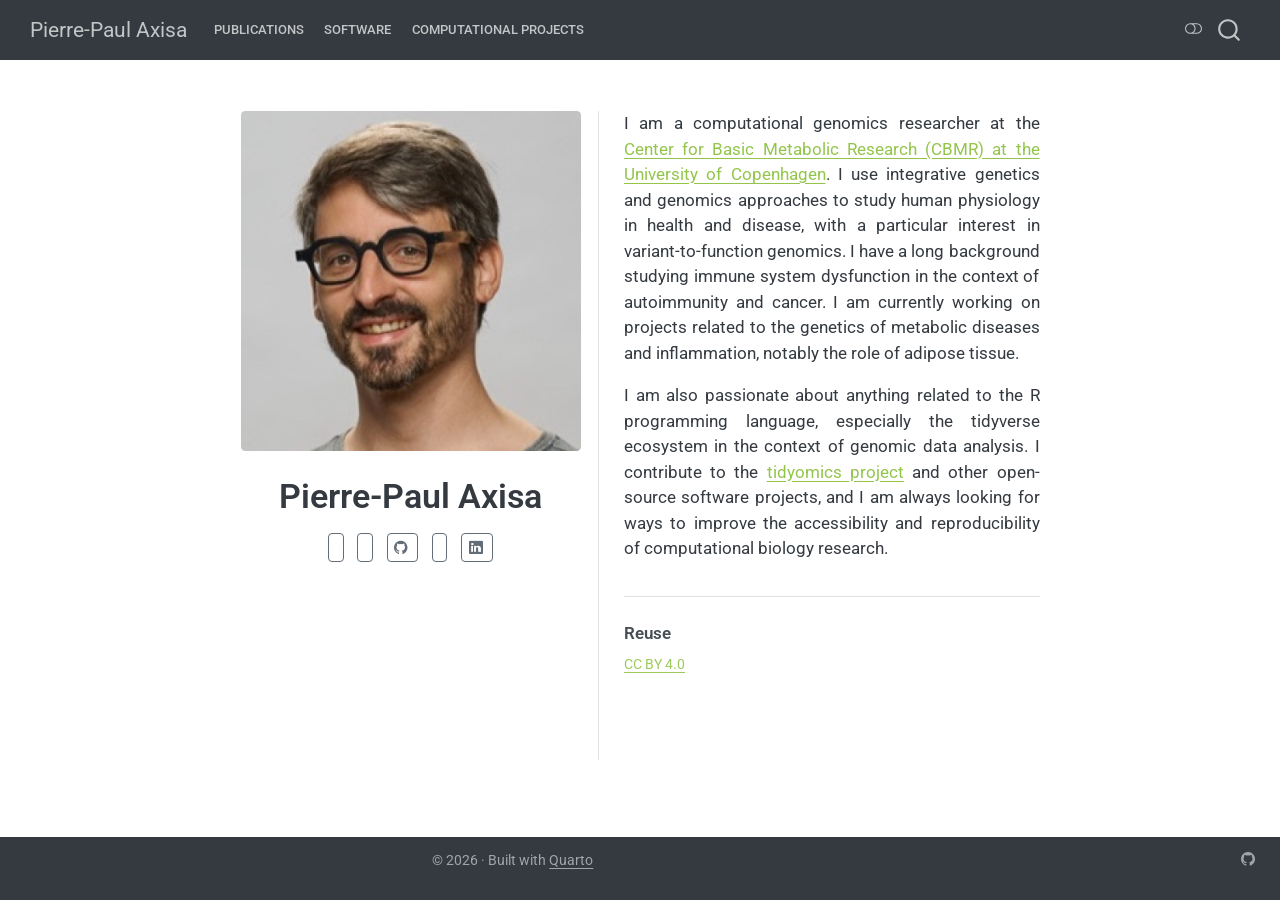
<file: index.html>
<!DOCTYPE html>
<html xmlns="http://www.w3.org/1999/xhtml" lang="en" xml:lang="en"><head>

<meta charset="utf-8">
<meta name="generator" content="quarto-1.11.9">

<meta name="viewport" content="width=device-width, initial-scale=1.0, user-scalable=yes">


<title>Pierre-Paul Axisa</title>
<style>
/* Default styles provided by pandoc.
** See https://pandoc.org/MANUAL.html#variables-for-html for config info.
*/
span.smallcaps{font-variant: small-caps;}
div.columns{display: flex; gap: 1.5em;}
div.column{flex: auto;}
@media screen {
div.columns{gap: min(4vw, 1.5em);}
div.column{overflow-x: auto;}
}
div.hanging-indent{margin-left: 1.5em; text-indent: -1.5em;}
ul.task-list{list-style: none;}
ul.task-list li input[type="checkbox"] {
  width: 0.8em;
  margin: 0 0.8em 0.2em -1em; /* quarto-specific, see https://github.com/quarto-dev/quarto-cli/issues/4556 */ 
  vertical-align: middle;
}
</style>


<script src="site_libs/quarto-nav/quarto-nav.js"></script>
<script src="site_libs/clipboard/clipboard.min.js"></script>
<script src="site_libs/quarto-search/autocomplete.umd.js"></script>
<script src="site_libs/quarto-search/fuse.min.js"></script>
<script src="site_libs/quarto-search/quarto-search.js"></script>
<meta name="quarto:offset" content="./">
<link href="./images/icon.png" rel="icon" type="image/png">
<script src="site_libs/quarto-html/quarto.js" type="module"></script>
<script src="site_libs/quarto-html/tabsets/tabsets.js" type="module"></script>
<script src="site_libs/quarto-html/scrollable-regions/scrollable-regions.js" type="module"></script>
<script src="site_libs/quarto-html/popper.min.js"></script>
<script src="site_libs/quarto-html/tippy.umd.min.js"></script>
<link href="site_libs/quarto-html/tippy.css" rel="stylesheet">
<link href="site_libs/quarto-html/quarto-syntax-highlighting-5de16f5e46225c21e2daa90d340bf64f.css" rel="stylesheet" class="quarto-color-scheme" id="quarto-text-highlighting-styles">
<link href="site_libs/quarto-html/quarto-syntax-highlighting-dark-3218d7d29a29f08bc4fdf3802c3e3ca5.css" rel="stylesheet" class="quarto-color-scheme quarto-color-alternate" id="quarto-text-highlighting-styles">
<link href="site_libs/quarto-html/quarto-syntax-highlighting-5de16f5e46225c21e2daa90d340bf64f.css" rel="stylesheet" class="quarto-color-scheme-extra" id="quarto-text-highlighting-styles">
<script src="site_libs/bootstrap/bootstrap.min.js"></script>
<link href="site_libs/bootstrap/bootstrap-icons.css" rel="stylesheet">
<link href="site_libs/bootstrap/bootstrap-f639b6f682250940b6322eefc87b3c7c.min.css" rel="stylesheet" append-hash="true" class="quarto-color-scheme" id="quarto-bootstrap" data-mode="light">
<link href="site_libs/bootstrap/bootstrap-dark-035366b84908272468b85dc67402bf01.min.css" rel="stylesheet" append-hash="true" class="quarto-color-scheme quarto-color-alternate" id="quarto-bootstrap" data-mode="dark">
<link href="site_libs/bootstrap/bootstrap-f639b6f682250940b6322eefc87b3c7c.min.css" rel="stylesheet" append-hash="true" class="quarto-color-scheme-extra" id="quarto-bootstrap" data-mode="light">
<script src="site_libs/quarto-contrib/iconify-3.0.0/iconify-icon.min.js"></script>
<script id="quarto-search-options" type="application/json">{
  "location": "navbar",
  "copy-button": false,
  "collapse-after": 3,
  "panel-placement": "end",
  "type": "overlay",
  "limit": 50,
  "keyboard-shortcut": [
    "f",
    "/",
    "s"
  ],
  "show-item-context": false,
  "language": {
    "search-no-results-text": "No results",
    "search-matching-documents-text": "matching documents",
    "search-copy-link-title": "Copy link to search",
    "search-hide-matches-text": "Hide additional matches",
    "search-more-match-text": "more match in this document",
    "search-more-matches-text": "more matches in this document",
    "search-clear-button-title": "Clear",
    "search-text-placeholder": "",
    "search-detached-cancel-button-title": "Cancel",
    "search-submit-button-title": "Submit",
    "search-label": "Search"
  }
}</script>


<link rel="stylesheet" href="styles/main.css">
<meta property="og:title" content="Pierre-Paul Axisa">
<meta property="og:description" content="Computational biologist — variant-to-function genomics, CBMR, University of Copenhagen">
<meta property="og:image" content="https://ppaxisa.github.io/images/avatar.jpg">
<meta property="og:site_name" content="Pierre-Paul Axisa">
<meta property="og:image:height" content="800">
<meta property="og:image:width" content="800">
</head>

<body class="nav-fixed fullcontent quarto-light"><a id="quarto-skip-link" class="visually-hidden-focusable" href="#quarto-document-content">Skip to main content</a><script id="quarto-html-before-body" type="application/javascript">
    const toggleBodyColorMode = (bsSheetEl) => {
      const mode = bsSheetEl.getAttribute("data-mode");
      const bodyEl = window.document.querySelector("body");
      if (mode === "dark") {
        bodyEl.classList.add("quarto-dark");
        bodyEl.classList.remove("quarto-light");
      } else {
        bodyEl.classList.add("quarto-light");
        bodyEl.classList.remove("quarto-dark");
      }
    }
    const toggleBodyColorPrimary = () => {
      const bsSheetEl = window.document.querySelector("link#quarto-bootstrap:not([rel=disabled-stylesheet])");
      if (bsSheetEl) {
        toggleBodyColorMode(bsSheetEl);
      }
    }
    const setColorSchemeToggle = (alternate) => {
      const toggles = window.document.querySelectorAll('.quarto-color-scheme-toggle');
      for (let i=0; i < toggles.length; i++) {
        const toggle = toggles[i];
        if (toggle) {
          toggle.setAttribute("aria-checked", alternate ? "true" : "false");
          if (alternate) {
            toggle.classList.add("alternate");
          } else {
            toggle.classList.remove("alternate");
          }
        }
      }
    };
    const toggleColorMode = (alternate) => {
      // Switch the stylesheets
      const primaryStylesheets = window.document.querySelectorAll('link.quarto-color-scheme:not(.quarto-color-alternate)');
      const alternateStylesheets = window.document.querySelectorAll('link.quarto-color-scheme.quarto-color-alternate');
      manageTransitions('#quarto-margin-sidebar .nav-link', false);
      if (alternate) {
        // note: dark is layered on light, we don't disable primary!
        enableStylesheet(alternateStylesheets);
        for (const sheetNode of alternateStylesheets) {
          if (sheetNode.id === "quarto-bootstrap") {
            toggleBodyColorMode(sheetNode);
          }
        }
      } else {
        disableStylesheet(alternateStylesheets);
        enableStylesheet(primaryStylesheets)
        toggleBodyColorPrimary();
      }
      manageTransitions('#quarto-margin-sidebar .nav-link', true);
      // Switch the toggles
      setColorSchemeToggle(alternate)
    }
    // Hack to workaround the fact that safari doesn't
    // properly recolor the scrollbar when toggling (#1455).
    // Not run on load: stylesheets are set before first paint there, and
    // scrolling would undo the scroll to a URL fragment (#14973).
    // The one pixel nudge keeps the reader where they were.
    const refreshSafariScrollbar = () => {
      if (navigator.userAgent.indexOf('Safari') > 0 && navigator.userAgent.indexOf('Chrome') == -1) {
        manageTransitions("body", false);
        const scrollY = window.scrollY;
        window.scrollTo(0, scrollY > 0 ? scrollY - 1 : 1);
        setTimeout(() => {
          window.scrollTo(0, scrollY);
          manageTransitions("body", true);
        }, 40);
      }
    }
    const disableStylesheet = (stylesheets) => {
      for (let i=0; i < stylesheets.length; i++) {
        const stylesheet = stylesheets[i];
        stylesheet.rel = 'disabled-stylesheet';
      }
    }
    const enableStylesheet = (stylesheets) => {
      for (let i=0; i < stylesheets.length; i++) {
        const stylesheet = stylesheets[i];
        if(stylesheet.rel !== 'stylesheet') { // for Chrome, which will still FOUC without this check
          stylesheet.rel = 'stylesheet';
        }
      }
    }
    const manageTransitions = (selector, allowTransitions) => {
      const els = window.document.querySelectorAll(selector);
      for (let i=0; i < els.length; i++) {
        const el = els[i];
        if (allowTransitions) {
          el.classList.remove('notransition');
        } else {
          el.classList.add('notransition');
        }
      }
    }
    const isFileUrl = () => {
      return window.location.protocol === 'file:';
    }
    const hasAlternateSentinel = () => {
      let styleSentinel = getColorSchemeSentinel();
      if (styleSentinel !== null) {
        return styleSentinel === "alternate";
      } else {
        return false;
      }
    }
    const setStyleSentinel = (alternate) => {
      const value = alternate ? "alternate" : "default";
      if (!isFileUrl()) {
        window.localStorage.setItem("quarto-color-scheme", value);
      } else {
        localAlternateSentinel = value;
      }
    }
    const getColorSchemeSentinel = () => {
      if (!isFileUrl()) {
        const storageValue = window.localStorage.getItem("quarto-color-scheme");
        return storageValue != null ? storageValue : localAlternateSentinel;
      } else {
        return localAlternateSentinel;
      }
    }
    const toggleGiscusIfUsed = (isAlternate, darkModeDefault) => {
      const baseTheme = document.querySelector('#giscus-base-theme')?.value ?? 'light';
      const alternateTheme = document.querySelector('#giscus-alt-theme')?.value ?? 'dark';
      let newTheme = '';
      if(authorPrefersDark) {
        newTheme = isAlternate ? baseTheme : alternateTheme;
      } else {
        newTheme = isAlternate ? alternateTheme : baseTheme;
      }
      const changeGiscusTheme = () => {
        // From: https://github.com/giscus/giscus/issues/336
        const sendMessage = (message) => {
          const iframe = document.querySelector('iframe.giscus-frame');
          if (!iframe) return;
          iframe.contentWindow.postMessage({ giscus: message }, 'https://giscus.app');
        }
        sendMessage({
          setConfig: {
            theme: newTheme
          }
        });
      }
      const isGiscussLoaded = window.document.querySelector('iframe.giscus-frame') !== null;
      if (isGiscussLoaded) {
        changeGiscusTheme();
      }
    };
    const authorPrefersDark = false;
    const darkModeDefault = authorPrefersDark;
      document.querySelector('link#quarto-text-highlighting-styles.quarto-color-scheme-extra').rel = 'disabled-stylesheet';
      document.querySelector('link#quarto-bootstrap.quarto-color-scheme-extra').rel = 'disabled-stylesheet';
    let localAlternateSentinel = darkModeDefault ? 'alternate' : 'default';
    // Dark / light mode switch
    window.quartoToggleColorScheme = () => {
      // Read the current dark / light value
      let toAlternate = !hasAlternateSentinel();
      toggleColorMode(toAlternate);
      refreshSafariScrollbar();
      setStyleSentinel(toAlternate);
      toggleGiscusIfUsed(toAlternate, darkModeDefault);
      window.dispatchEvent(new Event('resize'));
    };
    // Switch to dark mode if need be
    if (hasAlternateSentinel()) {
      toggleColorMode(true);
    } else {
      toggleColorMode(false);
    }
  </script>

<div id="quarto-search-results"></div>
  <header id="quarto-header" class="headroom fixed-top">
    <nav class="navbar navbar-expand-lg " data-bs-theme="dark" aria-label="Site">
      <div class="navbar-container container-fluid">
      <div class="navbar-brand-container mx-auto">
    <a class="navbar-brand" href="./index.html">
    <span class="navbar-title">Pierre-Paul Axisa</span>
    </a>
  </div>
          <button class="navbar-toggler" type="button" data-bs-toggle="collapse" data-bs-target="#navbarCollapse" aria-controls="navbarCollapse" aria-expanded="false" aria-label="Toggle navigation" onclick="if (window.quartoToggleHeadroom) { window.quartoToggleHeadroom(); }">
  <span class="navbar-toggler-icon"></span>
</button>
          <div class="collapse navbar-collapse" id="navbarCollapse">
            <ul class="navbar-nav navbar-nav-scroll me-auto">
  <li class="nav-item">
    <a class="nav-link" href="./publications.html"> 
<span class="menu-text">Publications</span></a>
  </li>  
  <li class="nav-item">
    <a class="nav-link" href="./software.html"> 
<span class="menu-text">Software</span></a>
  </li>  
  <li class="nav-item">
    <a class="nav-link" href="./comp.html"> 
<span class="menu-text">Computational projects</span></a>
  </li>  
</ul>
          </div> <!-- /navcollapse -->
            <div class="quarto-navbar-tools">
  <button type="button" role="switch" aria-checked="false" class="quarto-color-scheme-toggle quarto-navigation-tool  px-1" onclick="window.quartoToggleColorScheme(); return false;" title="Toggle dark mode" aria-label="Toggle dark mode"><i class="bi"></i></button>
</div>
            <div id="quarto-search" class="" title="Search"></div>
      </div> <!-- /container-fluid -->
    </nav>
</header>
<!-- content -->
<div id="quarto-content" class="quarto-container page-columns page-rows-contents page-layout-article page-navbar">
<!-- sidebar -->
<!-- margin-sidebar -->
    
<!-- main -->
<div class="quarto-about-trestles">
  <div class="about-entity">
    <img src="images/avatar.jpg" class="about-image
  rounded " style="width: 20em;">
<header id="title-block-header" class="quarto-title-block default">
<div class="quarto-title">
<h1 class="title">Pierre-Paul Axisa</h1>
</div>
<div class="quarto-title-meta">
  </div>
</header>
    <div class="about-links">
  <a href="https://orcid.org/0000-0003-1446-3922" class="about-link" rel="" target="">
     <span class="about-link-text"><iconify-icon role="img" inline="" icon="academicons:orcid" style="font-size: 1.2em;" aria-label="Icon orcid from academicons Iconify.design set." title="ORCID"></iconify-icon></span>
  </a>
  <a href="https://scholar.google.com/citations?user=X6aAbk0AAAAJ" class="about-link" rel="" target="">
     <span class="about-link-text"><iconify-icon role="img" inline="" icon="academicons:google-scholar-square" style="font-size: 1.2em;" aria-label="Icon google-scholar-square from academicons Iconify.design set." title="Scholar"></iconify-icon></span>
  </a>
  <a href="https://github.com/ImmuneAxisa" class="about-link" rel="" target="">
    <i class="bi bi-github"></i>
     <span class="about-link-text"></span>
  </a>
  <a href="https://bsky.app/profile/ppaxisa.bsky.social" class="about-link" rel="" target="">
     <span class="about-link-text"><iconify-icon role="img" inline="" icon="fa6-brands:bluesky" aria-label="Icon bluesky from fa6-brands Iconify.design set." title="Bluesky"></iconify-icon></span>
  </a>
  <a href="https://linkedin.com/in/pierre-paul-axisa-22523b89" class="about-link" rel="" target="">
    <i class="bi bi-linkedin"></i>
     <span class="about-link-text"></span>
  </a>
</div>
  </div>
  <div class="about-contents"><main class="content" id="quarto-document-content" tabindex="-1">

<p>I am a computational genomics researcher at the <a href="https://cbmr.ku.dk">Center for Basic Metabolic Research (CBMR) at the University of Copenhagen</a>. I use integrative genetics and genomics approaches to study human physiology in health and disease, with a particular interest in variant-to-function genomics. I have a long background studying immune system dysfunction in the context of autoimmunity and cancer. I am currently working on projects related to the genetics of metabolic diseases and inflammation, notably the role of adipose tissue.</p>
<p>I am also passionate about anything related to the R programming language, especially the tidyverse ecosystem in the context of genomic data analysis. I contribute to the <a href="https://github.com/tidyomics">tidyomics project</a> and other open-source software projects, and I am always looking for ways to improve the accessibility and reproducibility of computational biology research.</p>


<div id="quarto-appendix" class="default"><section class="quarto-appendix-contents" id="quarto-reuse"><h2 class="anchored quarto-appendix-heading">Reuse</h2><div class="quarto-appendix-contents"><div><a rel="license" href="https://creativecommons.org/licenses/by/4.0/">CC BY 4.0</a></div></div></section></div></main></div>
</div>
 <!-- /main -->
<script id="quarto-html-after-body" type="application/javascript">
  window.document.addEventListener("DOMContentLoaded", function (event) {
    // Ensure there is a toggle, if there isn't float one in the top right
    if (window.document.querySelector('.quarto-color-scheme-toggle') === null) {
      const toggle = window.document.createElement('button');
      toggle.type = "button";
      toggle.setAttribute("role", "switch");
      toggle.setAttribute("aria-checked", "false");
      toggle.classList.add('top-right');
      toggle.classList.add('quarto-color-scheme-toggle');
      toggle.setAttribute("aria-label", "Toggle dark mode");
      toggle.onclick = function() { try { window.quartoToggleColorScheme(); } catch {} return false; };
      const i = window.document.createElement("i");
      i.classList.add('bi');
      toggle.appendChild(i);
      // Put the toggle in a landmark of its own, so that landmark navigation
      // can reach it.
      //
      // The container is always a fresh direct child of body, and the toggle is
      // never moved into page furniture that the theme or the author controls.
      // The toggle is positioned against the page, so any ancestor that
      // establishes a containing block captures it: a positioned element or a
      // grid for position: absolute, and transform, filter, will-change or
      // contain for position: fixed. A direct child of body has none of these
      // to inherit, and the shift when one appears is silent and visual.
      //
      // ARIA says a document should have at most one banner, and axe reports a
      // duplicate whether or not the banners carry distinct labels. So use a
      // header when the page has no banner yet, and a named region otherwise.
      //
      // A header is a banner wherever it sits, unless it is inside sectioning
      // content, so this cannot just look at the children of body: a custom
      // page layout wraps the title block header in a plain div. An explicit
      // role="banner" always counts.
      const sectioning = 'article, aside, main, nav, section, [role="article"], [role="complementary"], [role="main"], [role="navigation"], [role="region"]';
      const hasBanner = Array.from(
        window.document.querySelectorAll('header:not([role]), [role="banner"]')
      ).some(function(el) {
        return el.hasAttribute("role") || el.closest(sectioning) === null;
      });
      const container = window.document.createElement(hasBanner ? "div" : "header");
      if (hasBanner) {
        container.setAttribute("role", "region");
        container.setAttribute("aria-label", "Toggle dark mode");
      }
      container.classList.add('quarto-color-scheme-toggle-container');
      container.appendChild(toggle);
      window.document.body.appendChild(container);
    }
    setColorSchemeToggle(hasAlternateSentinel())
    const isCodeAnnotation = (el) => {
      for (const clz of el.classList) {
        if (clz.startsWith('code-annotation-')) {                     
          return true;
        }
      }
      return false;
    }
    const onCopySuccess = function(e) {
      // button target
      const button = e.trigger;
      // don't keep focus
      button.blur();
      // flash "checked"
      button.classList.add('code-copy-button-checked');
      var currentTitle = button.getAttribute("title");
      button.setAttribute("title", "Copied!");
      let tooltip;
      if (window.bootstrap) {
        button.setAttribute("data-bs-toggle", "tooltip");
        button.setAttribute("data-bs-placement", "left");
        button.setAttribute("data-bs-title", "Copied!");
        tooltip = new bootstrap.Tooltip(button, 
          { trigger: "manual", 
            customClass: "code-copy-button-tooltip",
            offset: [0, -8]});
        tooltip.show();    
      }
      setTimeout(function() {
        if (tooltip) {
          tooltip.hide();
          button.removeAttribute("data-bs-title");
          button.removeAttribute("data-bs-toggle");
          button.removeAttribute("data-bs-placement");
        }
        button.setAttribute("title", currentTitle);
        button.classList.remove('code-copy-button-checked');
      }, 1000);
      // clear code selection
      e.clearSelection();
    }
    const getTextToCopy = function(trigger) {
      const outerScaffold = trigger.parentElement.cloneNode(true);
      const codeEl = outerScaffold.querySelector('code');
      for (const childEl of codeEl.children) {
        if (isCodeAnnotation(childEl)) {
          childEl.remove();
        }
      }
      return codeEl.innerText;
    }
    const clipboard = new window.ClipboardJS('.code-copy-button:not([data-in-quarto-modal])', {
      text: getTextToCopy
    });
    clipboard.on('success', onCopySuccess);
    if (window.document.getElementById('quarto-embedded-source-code-modal')) {
      const clipboardModal = new window.ClipboardJS('.code-copy-button[data-in-quarto-modal]', {
        text: getTextToCopy,
        container: window.document.getElementById('quarto-embedded-source-code-modal')
      });
      clipboardModal.on('success', onCopySuccess);
    }
      var localhostRegex = new RegExp(/^(?:http|https):\/\/localhost\:?[0-9]*\//);
      var mailtoRegex = new RegExp(/^mailto:/);
        var filterRegex = new RegExp("https:\/\/ppaxisa\.github\.io");
      var isInternal = (href) => {
          return filterRegex.test(href) || localhostRegex.test(href) || mailtoRegex.test(href);
      }
      // Inspect non-navigation links and adorn them if external
      window.quartoDecorateExternalLinks = function (root) {
     var links = (root || window.document).querySelectorAll('a[href]:not(.nav-link):not(.navbar-brand):not(.toc-action):not(.sidebar-link):not(.sidebar-item-toggle):not(.pagination-link):not(.no-external):not([aria-hidden]):not(.dropdown-item):not(.quarto-navigation-tool):not(.about-link)');
      for (var i=0; i<links.length; i++) {
        const link = links[i];
        if (!isInternal(link.href)) {
          // undo the damage that might have been done by quarto-nav.js in the case of
          // links that we want to consider external
          if (link.dataset.originalHref !== undefined) {
            link.href = link.dataset.originalHref;
          }
          if (!link.classList.contains('no-external-icon')) {
          }
        }
      }
      };
      window.quartoDecorateExternalLinks(window.document);
    // Esc closes the popup (WCAG 1.4.13) and focus leaving both trigger and
    // popup closes it (WCAG 2.4.11); tippy handles neither for interactive popups.
    const hideOnEscAndFocusOut = {
      name: 'hideOnEscAndFocusOut',
      defaultValue: true,
      fn(instance) {
        const dismiss = () => {
          // A show scheduled by the trigger delay would otherwise reopen it
          instance.clearDelayTimeouts();
          instance.hide();
        };
        const onKeyDown = (event) => {
          if (event.key !== 'Escape') {
            return;
          }
          // Keep Esc from also reaching page handlers (e.g. reveal.js overview),
          // except an open reveal.js slide menu, which Esc should close too.
          // The menu handles keys only when its keyboard option is on.
          const menuHandlesEsc = window.Reveal?.getPlugin?.('menu')?.isOpen() &&
            window.Reveal.getConfig().menu?.keyboard !== false;
          if (!menuHandlesEsc) {
            event.stopPropagation();
          }
          if (instance.popper.contains(window.document.activeElement)) {
            // Disabled while refocusing so the focus trigger does not reopen it
            instance.disable();
            instance.reference.focus();
            instance.enable();
          }
          dismiss();
        };
        const onFocusOut = (event) => {
          const target = event.relatedTarget;
          if (target && !instance.reference.contains(target) &&
              !instance.popper.contains(target)) {
            dismiss();
          }
        };
        // On the trigger too: a click trigger (code-annotations: select) has no
        // blur handling. Attached for the instance's lifetime so leaving the
        // trigger also cancels a show still pending on the trigger delay.
        instance.reference.addEventListener('focusout', onFocusOut);
        return {
          onShow() {
            window.document.addEventListener('keydown', onKeyDown, true);
            instance.popper.addEventListener('focusout', onFocusOut);
          },
          onHide() {
            window.document.removeEventListener('keydown', onKeyDown, true);
            instance.popper.removeEventListener('focusout', onFocusOut);
          },
          onDestroy() {
            instance.reference.removeEventListener('focusout', onFocusOut);
          },
        };
      },
    };
    function tippyHover(el, contentFn, onTriggerFn, onUntriggerFn) {
      const config = {
        allowHTML: true,
        maxWidth: 500,
        delay: 100,
        arrow: false,
        appendTo: function(el) {
            return el.parentElement;
        },
        interactive: true,
        interactiveBorder: 10,
        theme: 'quarto',
        placement: 'bottom-start',
        plugins: [hideOnEscAndFocusOut],
      };
      if (contentFn) {
        config.content = contentFn;
      }
      if (onTriggerFn) {
        config.onTrigger = onTriggerFn;
      }
      if (onUntriggerFn) {
        config.onUntrigger = onUntriggerFn;
      }
      window.tippy(el, config); 
    }
    const noterefs = window.document.querySelectorAll('a[role="doc-noteref"]');
    for (var i=0; i<noterefs.length; i++) {
      const ref = noterefs[i];
      tippyHover(ref, function() {
        // use id or data attribute instead here
        let href = ref.getAttribute('data-footnote-href') || ref.getAttribute('href');
        try { href = new URL(href).hash; } catch {}
        const id = href.replace(/^#\/?/, "");
        const note = window.document.getElementById(id);
        if (note) {
          return note.innerHTML;
        } else {
          return "";
        }
      });
    }
    const xrefs = window.document.querySelectorAll('a.quarto-xref');
    const processXRef = (id, note) => {
      // Strip column container classes
      const stripColumnClz = (el) => {
        el.classList.remove("page-full", "page-columns");
        if (el.children) {
          for (const child of el.children) {
            stripColumnClz(child);
          }
        }
      }
      stripColumnClz(note)
      if (id === null || id.startsWith('sec-')) {
        // Special case sections, only their first couple elements
        const container = document.createElement("div");
        if (note.children && note.children.length > 2) {
          container.appendChild(note.children[0].cloneNode(true));
          for (let i = 1; i < note.children.length; i++) {
            const child = note.children[i];
            if (child.tagName === "P" && child.innerText === "") {
              continue;
            } else {
              container.appendChild(child.cloneNode(true));
              break;
            }
          }
          if (window.Quarto?.typesetMath) {
            window.Quarto.typesetMath(container);
          }
          return container.innerHTML
        } else {
          if (window.Quarto?.typesetMath) {
            window.Quarto.typesetMath(note);
          }
          return note.innerHTML;
        }
      } else {
        // Remove any anchor links if they are present
        const anchorLink = note.querySelector('a.anchorjs-link');
        if (anchorLink) {
          anchorLink.remove();
        }
        if (window.Quarto?.typesetMath) {
          window.Quarto.typesetMath(note);
        }
        if (note.classList.contains("callout")) {
          return note.outerHTML;
        } else {
          return note.innerHTML;
        }
      }
    }
    for (var i=0; i<xrefs.length; i++) {
      const xref = xrefs[i];
      tippyHover(xref, undefined, function(instance) {
        instance.disable();
        let url = xref.getAttribute('href');
        let hash = undefined; 
        if (url.startsWith('#')) {
          hash = url;
        } else {
          try { hash = new URL(url).hash; } catch {}
        }
        if (hash) {
          const id = hash.replace(/^#\/?/, "");
          const note = window.document.getElementById(id);
          if (note !== null) {
            try {
              const html = processXRef(id, note.cloneNode(true));
              instance.setContent(html);
            } finally {
              instance.enable();
              instance.show();
            }
          } else {
            // See if we can fetch this
            fetch(url.split('#')[0])
            .then(res => res.text())
            .then(html => {
              const parser = new DOMParser();
              const htmlDoc = parser.parseFromString(html, "text/html");
              const note = htmlDoc.getElementById(id);
              if (note !== null) {
                const html = processXRef(id, note);
                instance.setContent(html);
              } 
            }).finally(() => {
              instance.enable();
              instance.show();
            });
          }
        } else {
          // See if we can fetch a full url (with no hash to target)
          // This is a special case and we should probably do some content thinning / targeting
          fetch(url)
          .then(res => res.text())
          .then(html => {
            const parser = new DOMParser();
            const htmlDoc = parser.parseFromString(html, "text/html");
            const note = htmlDoc.querySelector('main.content');
            if (note !== null) {
              // This should only happen for chapter cross references
              // (since there is no id in the URL)
              // remove the first header
              if (note.children.length > 0 && note.children[0].tagName === "HEADER") {
                note.children[0].remove();
              }
              const html = processXRef(null, note);
              instance.setContent(html);
            } 
          }).finally(() => {
            instance.enable();
            instance.show();
          });
        }
      }, function(instance) {
      });
    }
        let selectedAnnoteEl;
        const selectorForAnnotation = ( cell, annotation) => {
          let cellAttr = 'data-code-cell="' + cell + '"';
          let lineAttr = 'data-code-annotation="' +  annotation + '"';
          const selector = 'span[' + cellAttr + '][' + lineAttr + ']';
          return selector;
        }
        const selectCodeLines = (annoteEl) => {
          const doc = window.document;
          const targetCell = annoteEl.getAttribute("data-target-cell");
          const targetAnnotation = annoteEl.getAttribute("data-target-annotation");
          const annoteSpan = window.document.querySelector(selectorForAnnotation(targetCell, targetAnnotation));
          const lines = annoteSpan.getAttribute("data-code-lines").split(",");
          const lineIds = lines.map((line) => {
            return targetCell + "-" + line;
          })
          // Each band is positioned against its own containing block, which is
          // not the offsetParent of the lines, so place it from client rects.
          const placeBand = (band, firstEl, lastEl, codeBlock) => {
            const container = band.offsetParent;
            if (container === null) {
              return;
            }
            const containerRect = container.getBoundingClientRect();
            // Reveal.js scales slides with a transform, so convert client
            // pixels back to the CSS pixels of the container.
            const scale = containerRect.height / container.offsetHeight || 1;
            const firstRect = firstEl.getBoundingClientRect();
            const lastRect = lastEl.getBoundingClientRect();
            const top = (firstRect.top - containerRect.top) / scale - container.clientTop + container.scrollTop;
            const height = (lastRect.bottom - firstRect.top) / scale;
            band.style.top = top - 2 + "px";
            band.style.height = height + 4 + "px";
            if (codeBlock) {
              // Without the copy button wrapper, the containing block is wider
              // than the code block, so span the code block explicitly.
              const blockRect = codeBlock.getBoundingClientRect();
              band.style.left = (blockRect.left - containerRect.left) / scale - container.clientLeft + container.scrollLeft + "px";
              band.style.width = blockRect.width / scale + "px";
            }
          };
          if (lineIds.length > 0) {
            const el = window.document.getElementById(lineIds[0]);
            const lastEl = window.document.getElementById(lineIds[lineIds.length - 1]);
            const parent = el.parentElement.parentElement;
            // cook up a div (if necessary) and position it
            let div = window.document.getElementById("code-annotation-line-highlight");
            if (div === null) {
              div = window.document.createElement("div");
              div.setAttribute("id", "code-annotation-line-highlight");
              div.style.position = 'absolute';
              parent.appendChild(div);
            }
            placeBand(div, el, lastEl, parent.closest("div.sourceCode") || parent);
            let gutterDiv = window.document.getElementById("code-annotation-line-highlight-gutter");
            if (gutterDiv === null) {
              gutterDiv = window.document.createElement("div");
              gutterDiv.setAttribute("id", "code-annotation-line-highlight-gutter");
              gutterDiv.style.position = 'absolute';
              const codeCell = window.document.getElementById(targetCell);
              const gutter = codeCell.querySelector('.code-annotation-gutter');
              gutter.appendChild(gutterDiv);
            }
            placeBand(gutterDiv, el, lastEl);
            selectedAnnoteEl = annoteEl;
          }
        };
        const unselectCodeLines = () => {
          const elementsIds = ["code-annotation-line-highlight", "code-annotation-line-highlight-gutter"];
          elementsIds.forEach((elId) => {
            const div = window.document.getElementById(elId);
            if (div) {
              div.remove();
            }
          });
          selectedAnnoteEl = undefined;
        };
          // Handle positioning of the toggle
      window.addEventListener(
        "resize",
        throttle(() => {
          elRect = undefined;
          if (selectedAnnoteEl) {
            selectCodeLines(selectedAnnoteEl);
          }
        }, 10)
      );
      function throttle(fn, ms) {
      let throttle = false;
      let timer;
        return (...args) => {
          if(!throttle) { // first call gets through
              fn.apply(this, args);
              throttle = true;
          } else { // all the others get throttled
              if(timer) clearTimeout(timer); // cancel #2
              timer = setTimeout(() => {
                fn.apply(this, args);
                timer = throttle = false;
              }, ms);
          }
        };
      }
        // Attach click handler to the DT
        const annoteDls = window.document.querySelectorAll('dt[data-target-cell]');
        for (const annoteDlNode of annoteDls) {
          annoteDlNode.addEventListener('click', (event) => {
            const clickedEl = event.target;
            if (clickedEl !== selectedAnnoteEl) {
              unselectCodeLines();
              const activeEl = window.document.querySelector('dt[data-target-cell].code-annotation-active');
              if (activeEl) {
                activeEl.classList.remove('code-annotation-active');
              }
              selectCodeLines(clickedEl);
              clickedEl.classList.add('code-annotation-active');
            } else {
              // Unselect the line
              unselectCodeLines();
              clickedEl.classList.remove('code-annotation-active');
            }
          });
        }
    const findCites = (el) => {
      const parentEl = el.parentElement;
      if (parentEl) {
        const cites = parentEl.dataset.cites;
        if (cites) {
          return {
            el,
            cites: cites.split(' ')
          };
        } else {
          return findCites(el.parentElement)
        }
      } else {
        return undefined;
      }
    };
    var bibliorefs = window.document.querySelectorAll('a[role="doc-biblioref"]');
    for (var i=0; i<bibliorefs.length; i++) {
      const ref = bibliorefs[i];
      const citeInfo = findCites(ref);
      if (citeInfo) {
        tippyHover(citeInfo.el, function() {
          var popup = window.document.createElement('div');
          citeInfo.cites.forEach(function(cite) {
            var citeDiv = window.document.createElement('div');
            citeDiv.classList.add('hanging-indent');
            citeDiv.classList.add('csl-entry');
            var biblioDiv = window.document.getElementById('ref-' + cite);
            if (biblioDiv) {
              citeDiv.innerHTML = biblioDiv.innerHTML;
            }
            popup.appendChild(citeDiv);
          });
          return popup.innerHTML;
        });
      }
    }
  });
  </script>
  <script type="application/javascript">
  window.quartoScrollableRegionsLabels = {"code":"Scrollable code","output":"Scrollable output"};
  </script>
</div> <!-- /content -->
<footer class="footer">
  <div class="nav-footer">
    <div class="nav-footer-left">
      &nbsp;
    </div>   
    <div class="nav-footer-center">
<p>© 2026 · Built with <a href="https://quarto.org">Quarto</a></p>
</div>
    <div class="nav-footer-right">
      <ul class="footer-items list-unstyled">
    <li class="nav-item compact">
    <a class="nav-link" href="https://github.com/ppaxisa">
      <i class="bi bi-github" role="img">
</i> 
    </a>
  </li>  
</ul>
    </div>
  </div>
</footer>




</body></html>
</file>
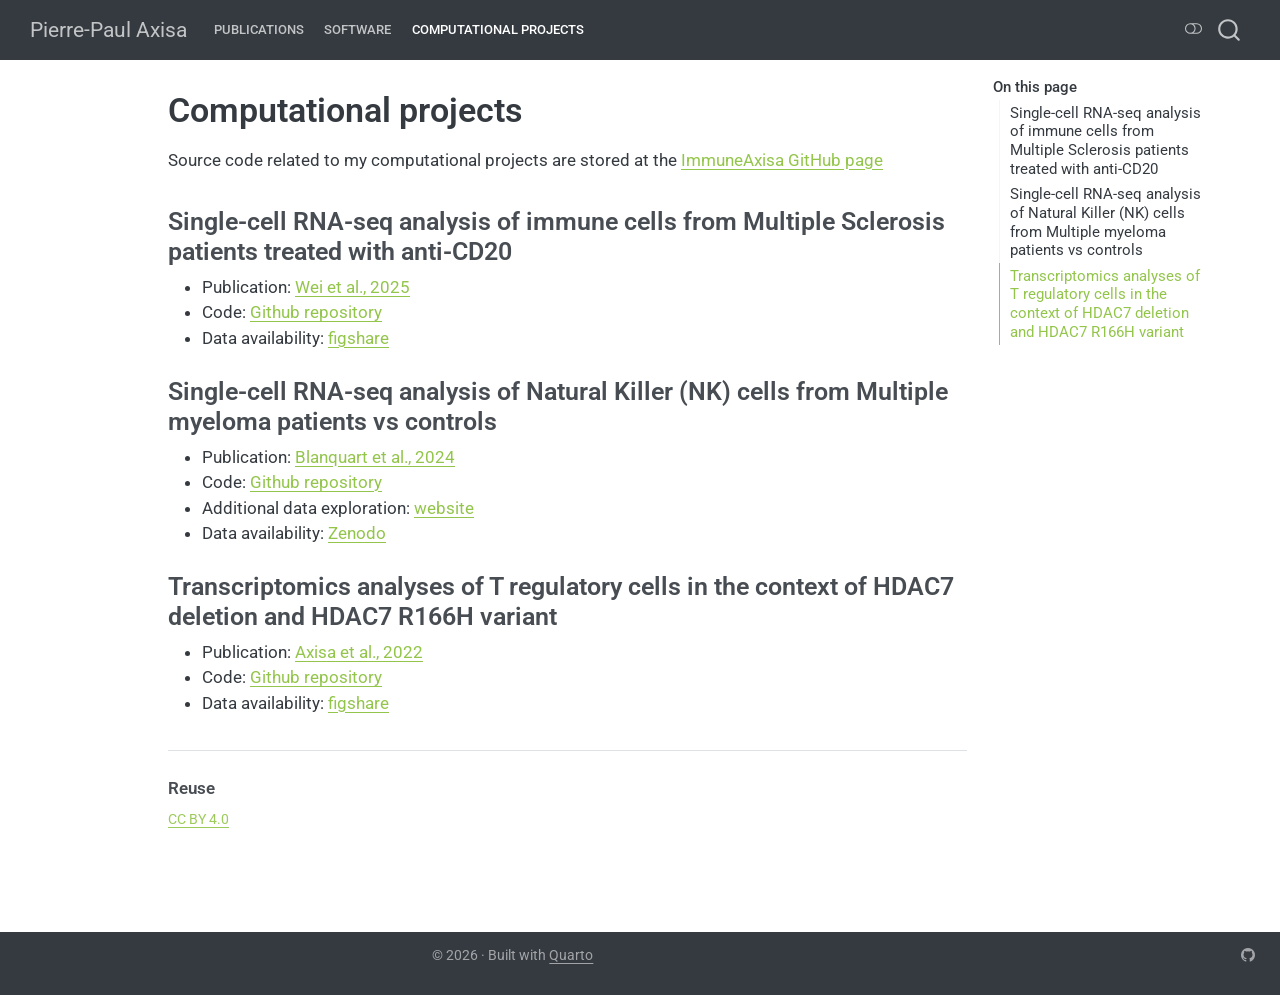
<file: comp.html>
<!DOCTYPE html>
<html xmlns="http://www.w3.org/1999/xhtml" lang="en" xml:lang="en"><head>

<meta charset="utf-8">
<meta name="generator" content="quarto-1.11.9">

<meta name="viewport" content="width=device-width, initial-scale=1.0, user-scalable=yes">


<title>Computational projects – Pierre-Paul Axisa</title>
<style>
/* Default styles provided by pandoc.
** See https://pandoc.org/MANUAL.html#variables-for-html for config info.
*/
span.smallcaps{font-variant: small-caps;}
div.columns{display: flex; gap: 1.5em;}
div.column{flex: auto;}
@media screen {
div.columns{gap: min(4vw, 1.5em);}
div.column{overflow-x: auto;}
}
div.hanging-indent{margin-left: 1.5em; text-indent: -1.5em;}
ul.task-list{list-style: none;}
ul.task-list li input[type="checkbox"] {
  width: 0.8em;
  margin: 0 0.8em 0.2em -1em; /* quarto-specific, see https://github.com/quarto-dev/quarto-cli/issues/4556 */ 
  vertical-align: middle;
}
</style>


<script src="site_libs/quarto-nav/quarto-nav.js"></script>
<script src="site_libs/clipboard/clipboard.min.js"></script>
<script src="site_libs/quarto-search/autocomplete.umd.js"></script>
<script src="site_libs/quarto-search/fuse.min.js"></script>
<script src="site_libs/quarto-search/quarto-search.js"></script>
<meta name="quarto:offset" content="./">
<link href="./images/icon.png" rel="icon" type="image/png">
<script src="site_libs/quarto-html/quarto.js" type="module"></script>
<script src="site_libs/quarto-html/tabsets/tabsets.js" type="module"></script>
<script src="site_libs/quarto-html/scrollable-regions/scrollable-regions.js" type="module"></script>
<script src="site_libs/quarto-html/popper.min.js"></script>
<script src="site_libs/quarto-html/tippy.umd.min.js"></script>
<script src="site_libs/quarto-html/anchor.min.js"></script>
<link href="site_libs/quarto-html/tippy.css" rel="stylesheet">
<link href="site_libs/quarto-html/quarto-syntax-highlighting-5de16f5e46225c21e2daa90d340bf64f.css" rel="stylesheet" class="quarto-color-scheme" id="quarto-text-highlighting-styles">
<link href="site_libs/quarto-html/quarto-syntax-highlighting-dark-3218d7d29a29f08bc4fdf3802c3e3ca5.css" rel="stylesheet" class="quarto-color-scheme quarto-color-alternate" id="quarto-text-highlighting-styles">
<link href="site_libs/quarto-html/quarto-syntax-highlighting-5de16f5e46225c21e2daa90d340bf64f.css" rel="stylesheet" class="quarto-color-scheme-extra" id="quarto-text-highlighting-styles">
<script src="site_libs/bootstrap/bootstrap.min.js"></script>
<link href="site_libs/bootstrap/bootstrap-icons.css" rel="stylesheet">
<link href="site_libs/bootstrap/bootstrap-f639b6f682250940b6322eefc87b3c7c.min.css" rel="stylesheet" append-hash="true" class="quarto-color-scheme" id="quarto-bootstrap" data-mode="light">
<link href="site_libs/bootstrap/bootstrap-dark-035366b84908272468b85dc67402bf01.min.css" rel="stylesheet" append-hash="true" class="quarto-color-scheme quarto-color-alternate" id="quarto-bootstrap" data-mode="dark">
<link href="site_libs/bootstrap/bootstrap-f639b6f682250940b6322eefc87b3c7c.min.css" rel="stylesheet" append-hash="true" class="quarto-color-scheme-extra" id="quarto-bootstrap" data-mode="light">
<script id="quarto-search-options" type="application/json">{
  "location": "navbar",
  "copy-button": false,
  "collapse-after": 3,
  "panel-placement": "end",
  "type": "overlay",
  "limit": 50,
  "keyboard-shortcut": [
    "f",
    "/",
    "s"
  ],
  "show-item-context": false,
  "language": {
    "search-no-results-text": "No results",
    "search-matching-documents-text": "matching documents",
    "search-copy-link-title": "Copy link to search",
    "search-hide-matches-text": "Hide additional matches",
    "search-more-match-text": "more match in this document",
    "search-more-matches-text": "more matches in this document",
    "search-clear-button-title": "Clear",
    "search-text-placeholder": "",
    "search-detached-cancel-button-title": "Cancel",
    "search-submit-button-title": "Submit",
    "search-label": "Search"
  }
}</script>


<link rel="stylesheet" href="styles/main.css">
<meta property="og:title" content="Computational projects – Pierre-Paul Axisa">
<meta property="og:description" content="Computational biologist — variant-to-function genomics, CBMR, University of Copenhagen">
<meta property="og:image" content="https://ppaxisa.github.io/images/avatar.jpg">
<meta property="og:site_name" content="Pierre-Paul Axisa">
<meta property="og:image:height" content="800">
<meta property="og:image:width" content="800">
</head>

<body class="nav-fixed quarto-light"><a id="quarto-skip-link" class="visually-hidden-focusable" href="#quarto-document-content">Skip to main content</a><script id="quarto-html-before-body" type="application/javascript">
    const toggleBodyColorMode = (bsSheetEl) => {
      const mode = bsSheetEl.getAttribute("data-mode");
      const bodyEl = window.document.querySelector("body");
      if (mode === "dark") {
        bodyEl.classList.add("quarto-dark");
        bodyEl.classList.remove("quarto-light");
      } else {
        bodyEl.classList.add("quarto-light");
        bodyEl.classList.remove("quarto-dark");
      }
    }
    const toggleBodyColorPrimary = () => {
      const bsSheetEl = window.document.querySelector("link#quarto-bootstrap:not([rel=disabled-stylesheet])");
      if (bsSheetEl) {
        toggleBodyColorMode(bsSheetEl);
      }
    }
    const setColorSchemeToggle = (alternate) => {
      const toggles = window.document.querySelectorAll('.quarto-color-scheme-toggle');
      for (let i=0; i < toggles.length; i++) {
        const toggle = toggles[i];
        if (toggle) {
          toggle.setAttribute("aria-checked", alternate ? "true" : "false");
          if (alternate) {
            toggle.classList.add("alternate");
          } else {
            toggle.classList.remove("alternate");
          }
        }
      }
    };
    const toggleColorMode = (alternate) => {
      // Switch the stylesheets
      const primaryStylesheets = window.document.querySelectorAll('link.quarto-color-scheme:not(.quarto-color-alternate)');
      const alternateStylesheets = window.document.querySelectorAll('link.quarto-color-scheme.quarto-color-alternate');
      manageTransitions('#quarto-margin-sidebar .nav-link', false);
      if (alternate) {
        // note: dark is layered on light, we don't disable primary!
        enableStylesheet(alternateStylesheets);
        for (const sheetNode of alternateStylesheets) {
          if (sheetNode.id === "quarto-bootstrap") {
            toggleBodyColorMode(sheetNode);
          }
        }
      } else {
        disableStylesheet(alternateStylesheets);
        enableStylesheet(primaryStylesheets)
        toggleBodyColorPrimary();
      }
      manageTransitions('#quarto-margin-sidebar .nav-link', true);
      // Switch the toggles
      setColorSchemeToggle(alternate)
    }
    // Hack to workaround the fact that safari doesn't
    // properly recolor the scrollbar when toggling (#1455).
    // Not run on load: stylesheets are set before first paint there, and
    // scrolling would undo the scroll to a URL fragment (#14973).
    // The one pixel nudge keeps the reader where they were.
    const refreshSafariScrollbar = () => {
      if (navigator.userAgent.indexOf('Safari') > 0 && navigator.userAgent.indexOf('Chrome') == -1) {
        manageTransitions("body", false);
        const scrollY = window.scrollY;
        window.scrollTo(0, scrollY > 0 ? scrollY - 1 : 1);
        setTimeout(() => {
          window.scrollTo(0, scrollY);
          manageTransitions("body", true);
        }, 40);
      }
    }
    const disableStylesheet = (stylesheets) => {
      for (let i=0; i < stylesheets.length; i++) {
        const stylesheet = stylesheets[i];
        stylesheet.rel = 'disabled-stylesheet';
      }
    }
    const enableStylesheet = (stylesheets) => {
      for (let i=0; i < stylesheets.length; i++) {
        const stylesheet = stylesheets[i];
        if(stylesheet.rel !== 'stylesheet') { // for Chrome, which will still FOUC without this check
          stylesheet.rel = 'stylesheet';
        }
      }
    }
    const manageTransitions = (selector, allowTransitions) => {
      const els = window.document.querySelectorAll(selector);
      for (let i=0; i < els.length; i++) {
        const el = els[i];
        if (allowTransitions) {
          el.classList.remove('notransition');
        } else {
          el.classList.add('notransition');
        }
      }
    }
    const isFileUrl = () => {
      return window.location.protocol === 'file:';
    }
    const hasAlternateSentinel = () => {
      let styleSentinel = getColorSchemeSentinel();
      if (styleSentinel !== null) {
        return styleSentinel === "alternate";
      } else {
        return false;
      }
    }
    const setStyleSentinel = (alternate) => {
      const value = alternate ? "alternate" : "default";
      if (!isFileUrl()) {
        window.localStorage.setItem("quarto-color-scheme", value);
      } else {
        localAlternateSentinel = value;
      }
    }
    const getColorSchemeSentinel = () => {
      if (!isFileUrl()) {
        const storageValue = window.localStorage.getItem("quarto-color-scheme");
        return storageValue != null ? storageValue : localAlternateSentinel;
      } else {
        return localAlternateSentinel;
      }
    }
    const toggleGiscusIfUsed = (isAlternate, darkModeDefault) => {
      const baseTheme = document.querySelector('#giscus-base-theme')?.value ?? 'light';
      const alternateTheme = document.querySelector('#giscus-alt-theme')?.value ?? 'dark';
      let newTheme = '';
      if(authorPrefersDark) {
        newTheme = isAlternate ? baseTheme : alternateTheme;
      } else {
        newTheme = isAlternate ? alternateTheme : baseTheme;
      }
      const changeGiscusTheme = () => {
        // From: https://github.com/giscus/giscus/issues/336
        const sendMessage = (message) => {
          const iframe = document.querySelector('iframe.giscus-frame');
          if (!iframe) return;
          iframe.contentWindow.postMessage({ giscus: message }, 'https://giscus.app');
        }
        sendMessage({
          setConfig: {
            theme: newTheme
          }
        });
      }
      const isGiscussLoaded = window.document.querySelector('iframe.giscus-frame') !== null;
      if (isGiscussLoaded) {
        changeGiscusTheme();
      }
    };
    const authorPrefersDark = false;
    const darkModeDefault = authorPrefersDark;
      document.querySelector('link#quarto-text-highlighting-styles.quarto-color-scheme-extra').rel = 'disabled-stylesheet';
      document.querySelector('link#quarto-bootstrap.quarto-color-scheme-extra').rel = 'disabled-stylesheet';
    let localAlternateSentinel = darkModeDefault ? 'alternate' : 'default';
    // Dark / light mode switch
    window.quartoToggleColorScheme = () => {
      // Read the current dark / light value
      let toAlternate = !hasAlternateSentinel();
      toggleColorMode(toAlternate);
      refreshSafariScrollbar();
      setStyleSentinel(toAlternate);
      toggleGiscusIfUsed(toAlternate, darkModeDefault);
      window.dispatchEvent(new Event('resize'));
    };
    // Switch to dark mode if need be
    if (hasAlternateSentinel()) {
      toggleColorMode(true);
    } else {
      toggleColorMode(false);
    }
  </script>

<div id="quarto-search-results"></div>
  <header id="quarto-header" class="headroom fixed-top">
    <nav class="navbar navbar-expand-lg " data-bs-theme="dark" aria-label="Site">
      <div class="navbar-container container-fluid">
      <div class="navbar-brand-container mx-auto">
    <a class="navbar-brand" href="./index.html">
    <span class="navbar-title">Pierre-Paul Axisa</span>
    </a>
  </div>
          <button class="navbar-toggler" type="button" data-bs-toggle="collapse" data-bs-target="#navbarCollapse" aria-controls="navbarCollapse" aria-expanded="false" aria-label="Toggle navigation" onclick="if (window.quartoToggleHeadroom) { window.quartoToggleHeadroom(); }">
  <span class="navbar-toggler-icon"></span>
</button>
          <div class="collapse navbar-collapse" id="navbarCollapse">
            <ul class="navbar-nav navbar-nav-scroll me-auto">
  <li class="nav-item">
    <a class="nav-link" href="./publications.html"> 
<span class="menu-text">Publications</span></a>
  </li>  
  <li class="nav-item">
    <a class="nav-link" href="./software.html"> 
<span class="menu-text">Software</span></a>
  </li>  
  <li class="nav-item">
    <a class="nav-link active" href="./comp.html" aria-current="page"> 
<span class="menu-text">Computational projects</span></a>
  </li>  
</ul>
          </div> <!-- /navcollapse -->
            <div class="quarto-navbar-tools">
  <button type="button" role="switch" aria-checked="false" class="quarto-color-scheme-toggle quarto-navigation-tool  px-1" onclick="window.quartoToggleColorScheme(); return false;" title="Toggle dark mode" aria-label="Toggle dark mode"><i class="bi"></i></button>
</div>
            <div id="quarto-search" class="" title="Search"></div>
      </div> <!-- /container-fluid -->
    </nav>
</header>
<!-- content -->
<div id="quarto-content" class="quarto-container page-columns page-rows-contents page-layout-article page-navbar">
<!-- sidebar -->
<!-- margin-sidebar -->
    <div id="quarto-margin-sidebar" class="sidebar margin-sidebar">
        <nav id="TOC" role="doc-toc" aria-labelledby="toc-title" class="toc-active">
    <h2 id="toc-title">On this page</h2>
   
  <ul>
  <li><a href="#single-cell-rna-seq-analysis-of-immune-cells-from-multiple-sclerosis-patients-treated-with-anti-cd20" id="toc-single-cell-rna-seq-analysis-of-immune-cells-from-multiple-sclerosis-patients-treated-with-anti-cd20" class="nav-link active" data-scroll-target="#single-cell-rna-seq-analysis-of-immune-cells-from-multiple-sclerosis-patients-treated-with-anti-cd20">Single-cell RNA-seq analysis of immune cells from Multiple Sclerosis patients treated with anti-CD20</a></li>
  <li><a href="#single-cell-rna-seq-analysis-of-natural-killer-nk-cells-from-multiple-myeloma-patients-vs-controls" id="toc-single-cell-rna-seq-analysis-of-natural-killer-nk-cells-from-multiple-myeloma-patients-vs-controls" class="nav-link" data-scroll-target="#single-cell-rna-seq-analysis-of-natural-killer-nk-cells-from-multiple-myeloma-patients-vs-controls">Single-cell RNA-seq analysis of Natural Killer (NK) cells from Multiple myeloma patients vs controls</a></li>
  <li><a href="#transcriptomics-analyses-of-t-regulatory-cells-in-the-context-of-hdac7-deletion-and-hdac7-r166h-variant" id="toc-transcriptomics-analyses-of-t-regulatory-cells-in-the-context-of-hdac7-deletion-and-hdac7-r166h-variant" class="nav-link" data-scroll-target="#transcriptomics-analyses-of-t-regulatory-cells-in-the-context-of-hdac7-deletion-and-hdac7-r166h-variant">Transcriptomics analyses of T regulatory cells in the context of HDAC7 deletion and HDAC7 R166H variant</a></li>
  </ul>
</nav>
    </div>
<!-- main -->
<main class="content" id="quarto-document-content" tabindex="-1">


<header id="title-block-header" class="quarto-title-block default">
<div class="quarto-title">
<h1 class="title">Computational projects</h1>
</div>



<div class="quarto-title-meta">

    
  
    
  </div>
  


</header>


<p>Source code related to my computational projects are stored at the <a href="https://github.com/ImmuneAxisa">ImmuneAxisa GitHub page</a></p>
<section id="single-cell-rna-seq-analysis-of-immune-cells-from-multiple-sclerosis-patients-treated-with-anti-cd20" class="level3">
<h3 class="anchored" data-anchor-id="single-cell-rna-seq-analysis-of-immune-cells-from-multiple-sclerosis-patients-treated-with-anti-cd20">Single-cell RNA-seq analysis of immune cells from Multiple Sclerosis patients treated with anti-CD20</h3>
<ul>
<li>Publication: <a href="https://doi.org/10.1172/JCI182790">Wei et al., 2025</a></li>
<li>Code: <a href="https://github.com/ImmuneAxisa/Ocrevus_manuscript">Github repository</a></li>
<li>Data availability: <a href="https://doi.org/10.6084/m9.figshare.28204532">figshare</a></li>
</ul>
</section>
<section id="single-cell-rna-seq-analysis-of-natural-killer-nk-cells-from-multiple-myeloma-patients-vs-controls" class="level3">
<h3 class="anchored" data-anchor-id="single-cell-rna-seq-analysis-of-natural-killer-nk-cells-from-multiple-myeloma-patients-vs-controls">Single-cell RNA-seq analysis of Natural Killer (NK) cells from Multiple myeloma patients vs controls</h3>
<ul>
<li>Publication: <a href="https://doi.org/10.1182/blood.2023023529">Blanquart et al., 2024</a></li>
<li>Code: <a href="https://github.com/ImmuneAxisa/NKcell_dysfunction_MM_Blood24">Github repository</a></li>
<li>Additional data exploration: <a href="https://immuneaxisa.github.io/NKcell_dysfunction_MM_Blood24/index.html">website</a></li>
<li>Data availability: <a href="https://doi.org/10.5281/zenodo.13359147">Zenodo</a></li>
</ul>
</section>
<section id="transcriptomics-analyses-of-t-regulatory-cells-in-the-context-of-hdac7-deletion-and-hdac7-r166h-variant" class="level3">
<h3 class="anchored" data-anchor-id="transcriptomics-analyses-of-t-regulatory-cells-in-the-context-of-hdac7-deletion-and-hdac7-r166h-variant">Transcriptomics analyses of T regulatory cells in the context of HDAC7 deletion and HDAC7 R166H variant</h3>
<ul>
<li>Publication: <a href="">Axisa et al., 2022</a></li>
<li>Code: <a href="https://github.com/ImmuneAxisa/HDAC7_Treg_manuscript">Github repository</a></li>
<li>Data availability: <a href="https://doi.org/10.6084/m9.figshare.21539098">figshare</a></li>
</ul>


</section>

<div id="quarto-appendix" class="default"><section class="quarto-appendix-contents" id="quarto-reuse"><h2 class="anchored quarto-appendix-heading">Reuse</h2><div class="quarto-appendix-contents"><div><a rel="license" href="https://creativecommons.org/licenses/by/4.0/">CC BY 4.0</a></div></div></section></div></main> <!-- /main -->
<script id="quarto-html-after-body" type="application/javascript">
  window.document.addEventListener("DOMContentLoaded", function (event) {
    // Ensure there is a toggle, if there isn't float one in the top right
    if (window.document.querySelector('.quarto-color-scheme-toggle') === null) {
      const toggle = window.document.createElement('button');
      toggle.type = "button";
      toggle.setAttribute("role", "switch");
      toggle.setAttribute("aria-checked", "false");
      toggle.classList.add('top-right');
      toggle.classList.add('quarto-color-scheme-toggle');
      toggle.setAttribute("aria-label", "Toggle dark mode");
      toggle.onclick = function() { try { window.quartoToggleColorScheme(); } catch {} return false; };
      const i = window.document.createElement("i");
      i.classList.add('bi');
      toggle.appendChild(i);
      // Put the toggle in a landmark of its own, so that landmark navigation
      // can reach it.
      //
      // The container is always a fresh direct child of body, and the toggle is
      // never moved into page furniture that the theme or the author controls.
      // The toggle is positioned against the page, so any ancestor that
      // establishes a containing block captures it: a positioned element or a
      // grid for position: absolute, and transform, filter, will-change or
      // contain for position: fixed. A direct child of body has none of these
      // to inherit, and the shift when one appears is silent and visual.
      //
      // ARIA says a document should have at most one banner, and axe reports a
      // duplicate whether or not the banners carry distinct labels. So use a
      // header when the page has no banner yet, and a named region otherwise.
      //
      // A header is a banner wherever it sits, unless it is inside sectioning
      // content, so this cannot just look at the children of body: a custom
      // page layout wraps the title block header in a plain div. An explicit
      // role="banner" always counts.
      const sectioning = 'article, aside, main, nav, section, [role="article"], [role="complementary"], [role="main"], [role="navigation"], [role="region"]';
      const hasBanner = Array.from(
        window.document.querySelectorAll('header:not([role]), [role="banner"]')
      ).some(function(el) {
        return el.hasAttribute("role") || el.closest(sectioning) === null;
      });
      const container = window.document.createElement(hasBanner ? "div" : "header");
      if (hasBanner) {
        container.setAttribute("role", "region");
        container.setAttribute("aria-label", "Toggle dark mode");
      }
      container.classList.add('quarto-color-scheme-toggle-container');
      container.appendChild(toggle);
      window.document.body.appendChild(container);
    }
    setColorSchemeToggle(hasAlternateSentinel())
    const icon = "";
    const anchorJS = new window.AnchorJS();
    anchorJS.options = {
      placement: 'right',
      icon: icon
    };
    anchorJS.add('.anchored');
    const isCodeAnnotation = (el) => {
      for (const clz of el.classList) {
        if (clz.startsWith('code-annotation-')) {                     
          return true;
        }
      }
      return false;
    }
    const onCopySuccess = function(e) {
      // button target
      const button = e.trigger;
      // don't keep focus
      button.blur();
      // flash "checked"
      button.classList.add('code-copy-button-checked');
      var currentTitle = button.getAttribute("title");
      button.setAttribute("title", "Copied!");
      let tooltip;
      if (window.bootstrap) {
        button.setAttribute("data-bs-toggle", "tooltip");
        button.setAttribute("data-bs-placement", "left");
        button.setAttribute("data-bs-title", "Copied!");
        tooltip = new bootstrap.Tooltip(button, 
          { trigger: "manual", 
            customClass: "code-copy-button-tooltip",
            offset: [0, -8]});
        tooltip.show();    
      }
      setTimeout(function() {
        if (tooltip) {
          tooltip.hide();
          button.removeAttribute("data-bs-title");
          button.removeAttribute("data-bs-toggle");
          button.removeAttribute("data-bs-placement");
        }
        button.setAttribute("title", currentTitle);
        button.classList.remove('code-copy-button-checked');
      }, 1000);
      // clear code selection
      e.clearSelection();
    }
    const getTextToCopy = function(trigger) {
      const outerScaffold = trigger.parentElement.cloneNode(true);
      const codeEl = outerScaffold.querySelector('code');
      for (const childEl of codeEl.children) {
        if (isCodeAnnotation(childEl)) {
          childEl.remove();
        }
      }
      return codeEl.innerText;
    }
    const clipboard = new window.ClipboardJS('.code-copy-button:not([data-in-quarto-modal])', {
      text: getTextToCopy
    });
    clipboard.on('success', onCopySuccess);
    if (window.document.getElementById('quarto-embedded-source-code-modal')) {
      const clipboardModal = new window.ClipboardJS('.code-copy-button[data-in-quarto-modal]', {
        text: getTextToCopy,
        container: window.document.getElementById('quarto-embedded-source-code-modal')
      });
      clipboardModal.on('success', onCopySuccess);
    }
      var localhostRegex = new RegExp(/^(?:http|https):\/\/localhost\:?[0-9]*\//);
      var mailtoRegex = new RegExp(/^mailto:/);
        var filterRegex = new RegExp("https:\/\/ppaxisa\.github\.io");
      var isInternal = (href) => {
          return filterRegex.test(href) || localhostRegex.test(href) || mailtoRegex.test(href);
      }
      // Inspect non-navigation links and adorn them if external
      window.quartoDecorateExternalLinks = function (root) {
     var links = (root || window.document).querySelectorAll('a[href]:not(.nav-link):not(.navbar-brand):not(.toc-action):not(.sidebar-link):not(.sidebar-item-toggle):not(.pagination-link):not(.no-external):not([aria-hidden]):not(.dropdown-item):not(.quarto-navigation-tool):not(.about-link)');
      for (var i=0; i<links.length; i++) {
        const link = links[i];
        if (!isInternal(link.href)) {
          // undo the damage that might have been done by quarto-nav.js in the case of
          // links that we want to consider external
          if (link.dataset.originalHref !== undefined) {
            link.href = link.dataset.originalHref;
          }
          if (!link.classList.contains('no-external-icon')) {
          }
        }
      }
      };
      window.quartoDecorateExternalLinks(window.document);
    // Esc closes the popup (WCAG 1.4.13) and focus leaving both trigger and
    // popup closes it (WCAG 2.4.11); tippy handles neither for interactive popups.
    const hideOnEscAndFocusOut = {
      name: 'hideOnEscAndFocusOut',
      defaultValue: true,
      fn(instance) {
        const dismiss = () => {
          // A show scheduled by the trigger delay would otherwise reopen it
          instance.clearDelayTimeouts();
          instance.hide();
        };
        const onKeyDown = (event) => {
          if (event.key !== 'Escape') {
            return;
          }
          // Keep Esc from also reaching page handlers (e.g. reveal.js overview),
          // except an open reveal.js slide menu, which Esc should close too.
          // The menu handles keys only when its keyboard option is on.
          const menuHandlesEsc = window.Reveal?.getPlugin?.('menu')?.isOpen() &&
            window.Reveal.getConfig().menu?.keyboard !== false;
          if (!menuHandlesEsc) {
            event.stopPropagation();
          }
          if (instance.popper.contains(window.document.activeElement)) {
            // Disabled while refocusing so the focus trigger does not reopen it
            instance.disable();
            instance.reference.focus();
            instance.enable();
          }
          dismiss();
        };
        const onFocusOut = (event) => {
          const target = event.relatedTarget;
          if (target && !instance.reference.contains(target) &&
              !instance.popper.contains(target)) {
            dismiss();
          }
        };
        // On the trigger too: a click trigger (code-annotations: select) has no
        // blur handling. Attached for the instance's lifetime so leaving the
        // trigger also cancels a show still pending on the trigger delay.
        instance.reference.addEventListener('focusout', onFocusOut);
        return {
          onShow() {
            window.document.addEventListener('keydown', onKeyDown, true);
            instance.popper.addEventListener('focusout', onFocusOut);
          },
          onHide() {
            window.document.removeEventListener('keydown', onKeyDown, true);
            instance.popper.removeEventListener('focusout', onFocusOut);
          },
          onDestroy() {
            instance.reference.removeEventListener('focusout', onFocusOut);
          },
        };
      },
    };
    function tippyHover(el, contentFn, onTriggerFn, onUntriggerFn) {
      const config = {
        allowHTML: true,
        maxWidth: 500,
        delay: 100,
        arrow: false,
        appendTo: function(el) {
            return el.parentElement;
        },
        interactive: true,
        interactiveBorder: 10,
        theme: 'quarto',
        placement: 'bottom-start',
        plugins: [hideOnEscAndFocusOut],
      };
      if (contentFn) {
        config.content = contentFn;
      }
      if (onTriggerFn) {
        config.onTrigger = onTriggerFn;
      }
      if (onUntriggerFn) {
        config.onUntrigger = onUntriggerFn;
      }
      window.tippy(el, config); 
    }
    const noterefs = window.document.querySelectorAll('a[role="doc-noteref"]');
    for (var i=0; i<noterefs.length; i++) {
      const ref = noterefs[i];
      tippyHover(ref, function() {
        // use id or data attribute instead here
        let href = ref.getAttribute('data-footnote-href') || ref.getAttribute('href');
        try { href = new URL(href).hash; } catch {}
        const id = href.replace(/^#\/?/, "");
        const note = window.document.getElementById(id);
        if (note) {
          return note.innerHTML;
        } else {
          return "";
        }
      });
    }
    const xrefs = window.document.querySelectorAll('a.quarto-xref');
    const processXRef = (id, note) => {
      // Strip column container classes
      const stripColumnClz = (el) => {
        el.classList.remove("page-full", "page-columns");
        if (el.children) {
          for (const child of el.children) {
            stripColumnClz(child);
          }
        }
      }
      stripColumnClz(note)
      if (id === null || id.startsWith('sec-')) {
        // Special case sections, only their first couple elements
        const container = document.createElement("div");
        if (note.children && note.children.length > 2) {
          container.appendChild(note.children[0].cloneNode(true));
          for (let i = 1; i < note.children.length; i++) {
            const child = note.children[i];
            if (child.tagName === "P" && child.innerText === "") {
              continue;
            } else {
              container.appendChild(child.cloneNode(true));
              break;
            }
          }
          if (window.Quarto?.typesetMath) {
            window.Quarto.typesetMath(container);
          }
          return container.innerHTML
        } else {
          if (window.Quarto?.typesetMath) {
            window.Quarto.typesetMath(note);
          }
          return note.innerHTML;
        }
      } else {
        // Remove any anchor links if they are present
        const anchorLink = note.querySelector('a.anchorjs-link');
        if (anchorLink) {
          anchorLink.remove();
        }
        if (window.Quarto?.typesetMath) {
          window.Quarto.typesetMath(note);
        }
        if (note.classList.contains("callout")) {
          return note.outerHTML;
        } else {
          return note.innerHTML;
        }
      }
    }
    for (var i=0; i<xrefs.length; i++) {
      const xref = xrefs[i];
      tippyHover(xref, undefined, function(instance) {
        instance.disable();
        let url = xref.getAttribute('href');
        let hash = undefined; 
        if (url.startsWith('#')) {
          hash = url;
        } else {
          try { hash = new URL(url).hash; } catch {}
        }
        if (hash) {
          const id = hash.replace(/^#\/?/, "");
          const note = window.document.getElementById(id);
          if (note !== null) {
            try {
              const html = processXRef(id, note.cloneNode(true));
              instance.setContent(html);
            } finally {
              instance.enable();
              instance.show();
            }
          } else {
            // See if we can fetch this
            fetch(url.split('#')[0])
            .then(res => res.text())
            .then(html => {
              const parser = new DOMParser();
              const htmlDoc = parser.parseFromString(html, "text/html");
              const note = htmlDoc.getElementById(id);
              if (note !== null) {
                const html = processXRef(id, note);
                instance.setContent(html);
              } 
            }).finally(() => {
              instance.enable();
              instance.show();
            });
          }
        } else {
          // See if we can fetch a full url (with no hash to target)
          // This is a special case and we should probably do some content thinning / targeting
          fetch(url)
          .then(res => res.text())
          .then(html => {
            const parser = new DOMParser();
            const htmlDoc = parser.parseFromString(html, "text/html");
            const note = htmlDoc.querySelector('main.content');
            if (note !== null) {
              // This should only happen for chapter cross references
              // (since there is no id in the URL)
              // remove the first header
              if (note.children.length > 0 && note.children[0].tagName === "HEADER") {
                note.children[0].remove();
              }
              const html = processXRef(null, note);
              instance.setContent(html);
            } 
          }).finally(() => {
            instance.enable();
            instance.show();
          });
        }
      }, function(instance) {
      });
    }
        let selectedAnnoteEl;
        const selectorForAnnotation = ( cell, annotation) => {
          let cellAttr = 'data-code-cell="' + cell + '"';
          let lineAttr = 'data-code-annotation="' +  annotation + '"';
          const selector = 'span[' + cellAttr + '][' + lineAttr + ']';
          return selector;
        }
        const selectCodeLines = (annoteEl) => {
          const doc = window.document;
          const targetCell = annoteEl.getAttribute("data-target-cell");
          const targetAnnotation = annoteEl.getAttribute("data-target-annotation");
          const annoteSpan = window.document.querySelector(selectorForAnnotation(targetCell, targetAnnotation));
          const lines = annoteSpan.getAttribute("data-code-lines").split(",");
          const lineIds = lines.map((line) => {
            return targetCell + "-" + line;
          })
          // Each band is positioned against its own containing block, which is
          // not the offsetParent of the lines, so place it from client rects.
          const placeBand = (band, firstEl, lastEl, codeBlock) => {
            const container = band.offsetParent;
            if (container === null) {
              return;
            }
            const containerRect = container.getBoundingClientRect();
            // Reveal.js scales slides with a transform, so convert client
            // pixels back to the CSS pixels of the container.
            const scale = containerRect.height / container.offsetHeight || 1;
            const firstRect = firstEl.getBoundingClientRect();
            const lastRect = lastEl.getBoundingClientRect();
            const top = (firstRect.top - containerRect.top) / scale - container.clientTop + container.scrollTop;
            const height = (lastRect.bottom - firstRect.top) / scale;
            band.style.top = top - 2 + "px";
            band.style.height = height + 4 + "px";
            if (codeBlock) {
              // Without the copy button wrapper, the containing block is wider
              // than the code block, so span the code block explicitly.
              const blockRect = codeBlock.getBoundingClientRect();
              band.style.left = (blockRect.left - containerRect.left) / scale - container.clientLeft + container.scrollLeft + "px";
              band.style.width = blockRect.width / scale + "px";
            }
          };
          if (lineIds.length > 0) {
            const el = window.document.getElementById(lineIds[0]);
            const lastEl = window.document.getElementById(lineIds[lineIds.length - 1]);
            const parent = el.parentElement.parentElement;
            // cook up a div (if necessary) and position it
            let div = window.document.getElementById("code-annotation-line-highlight");
            if (div === null) {
              div = window.document.createElement("div");
              div.setAttribute("id", "code-annotation-line-highlight");
              div.style.position = 'absolute';
              parent.appendChild(div);
            }
            placeBand(div, el, lastEl, parent.closest("div.sourceCode") || parent);
            let gutterDiv = window.document.getElementById("code-annotation-line-highlight-gutter");
            if (gutterDiv === null) {
              gutterDiv = window.document.createElement("div");
              gutterDiv.setAttribute("id", "code-annotation-line-highlight-gutter");
              gutterDiv.style.position = 'absolute';
              const codeCell = window.document.getElementById(targetCell);
              const gutter = codeCell.querySelector('.code-annotation-gutter');
              gutter.appendChild(gutterDiv);
            }
            placeBand(gutterDiv, el, lastEl);
            selectedAnnoteEl = annoteEl;
          }
        };
        const unselectCodeLines = () => {
          const elementsIds = ["code-annotation-line-highlight", "code-annotation-line-highlight-gutter"];
          elementsIds.forEach((elId) => {
            const div = window.document.getElementById(elId);
            if (div) {
              div.remove();
            }
          });
          selectedAnnoteEl = undefined;
        };
          // Handle positioning of the toggle
      window.addEventListener(
        "resize",
        throttle(() => {
          elRect = undefined;
          if (selectedAnnoteEl) {
            selectCodeLines(selectedAnnoteEl);
          }
        }, 10)
      );
      function throttle(fn, ms) {
      let throttle = false;
      let timer;
        return (...args) => {
          if(!throttle) { // first call gets through
              fn.apply(this, args);
              throttle = true;
          } else { // all the others get throttled
              if(timer) clearTimeout(timer); // cancel #2
              timer = setTimeout(() => {
                fn.apply(this, args);
                timer = throttle = false;
              }, ms);
          }
        };
      }
        // Attach click handler to the DT
        const annoteDls = window.document.querySelectorAll('dt[data-target-cell]');
        for (const annoteDlNode of annoteDls) {
          annoteDlNode.addEventListener('click', (event) => {
            const clickedEl = event.target;
            if (clickedEl !== selectedAnnoteEl) {
              unselectCodeLines();
              const activeEl = window.document.querySelector('dt[data-target-cell].code-annotation-active');
              if (activeEl) {
                activeEl.classList.remove('code-annotation-active');
              }
              selectCodeLines(clickedEl);
              clickedEl.classList.add('code-annotation-active');
            } else {
              // Unselect the line
              unselectCodeLines();
              clickedEl.classList.remove('code-annotation-active');
            }
          });
        }
    const findCites = (el) => {
      const parentEl = el.parentElement;
      if (parentEl) {
        const cites = parentEl.dataset.cites;
        if (cites) {
          return {
            el,
            cites: cites.split(' ')
          };
        } else {
          return findCites(el.parentElement)
        }
      } else {
        return undefined;
      }
    };
    var bibliorefs = window.document.querySelectorAll('a[role="doc-biblioref"]');
    for (var i=0; i<bibliorefs.length; i++) {
      const ref = bibliorefs[i];
      const citeInfo = findCites(ref);
      if (citeInfo) {
        tippyHover(citeInfo.el, function() {
          var popup = window.document.createElement('div');
          citeInfo.cites.forEach(function(cite) {
            var citeDiv = window.document.createElement('div');
            citeDiv.classList.add('hanging-indent');
            citeDiv.classList.add('csl-entry');
            var biblioDiv = window.document.getElementById('ref-' + cite);
            if (biblioDiv) {
              citeDiv.innerHTML = biblioDiv.innerHTML;
            }
            popup.appendChild(citeDiv);
          });
          return popup.innerHTML;
        });
      }
    }
  });
  </script>
  <script type="application/javascript">
  window.quartoScrollableRegionsLabels = {"code":"Scrollable code","output":"Scrollable output"};
  </script>
</div> <!-- /content -->
<footer class="footer">
  <div class="nav-footer">
    <div class="nav-footer-left">
      &nbsp;
    </div>   
    <div class="nav-footer-center">
<p>© 2026 · Built with <a href="https://quarto.org">Quarto</a></p>
</div>
    <div class="nav-footer-right">
      <ul class="footer-items list-unstyled">
    <li class="nav-item compact">
    <a class="nav-link" href="https://github.com/ppaxisa">
      <i class="bi bi-github" role="img">
</i> 
    </a>
  </li>  
</ul>
    </div>
  </div>
</footer>




</body></html>
</file>
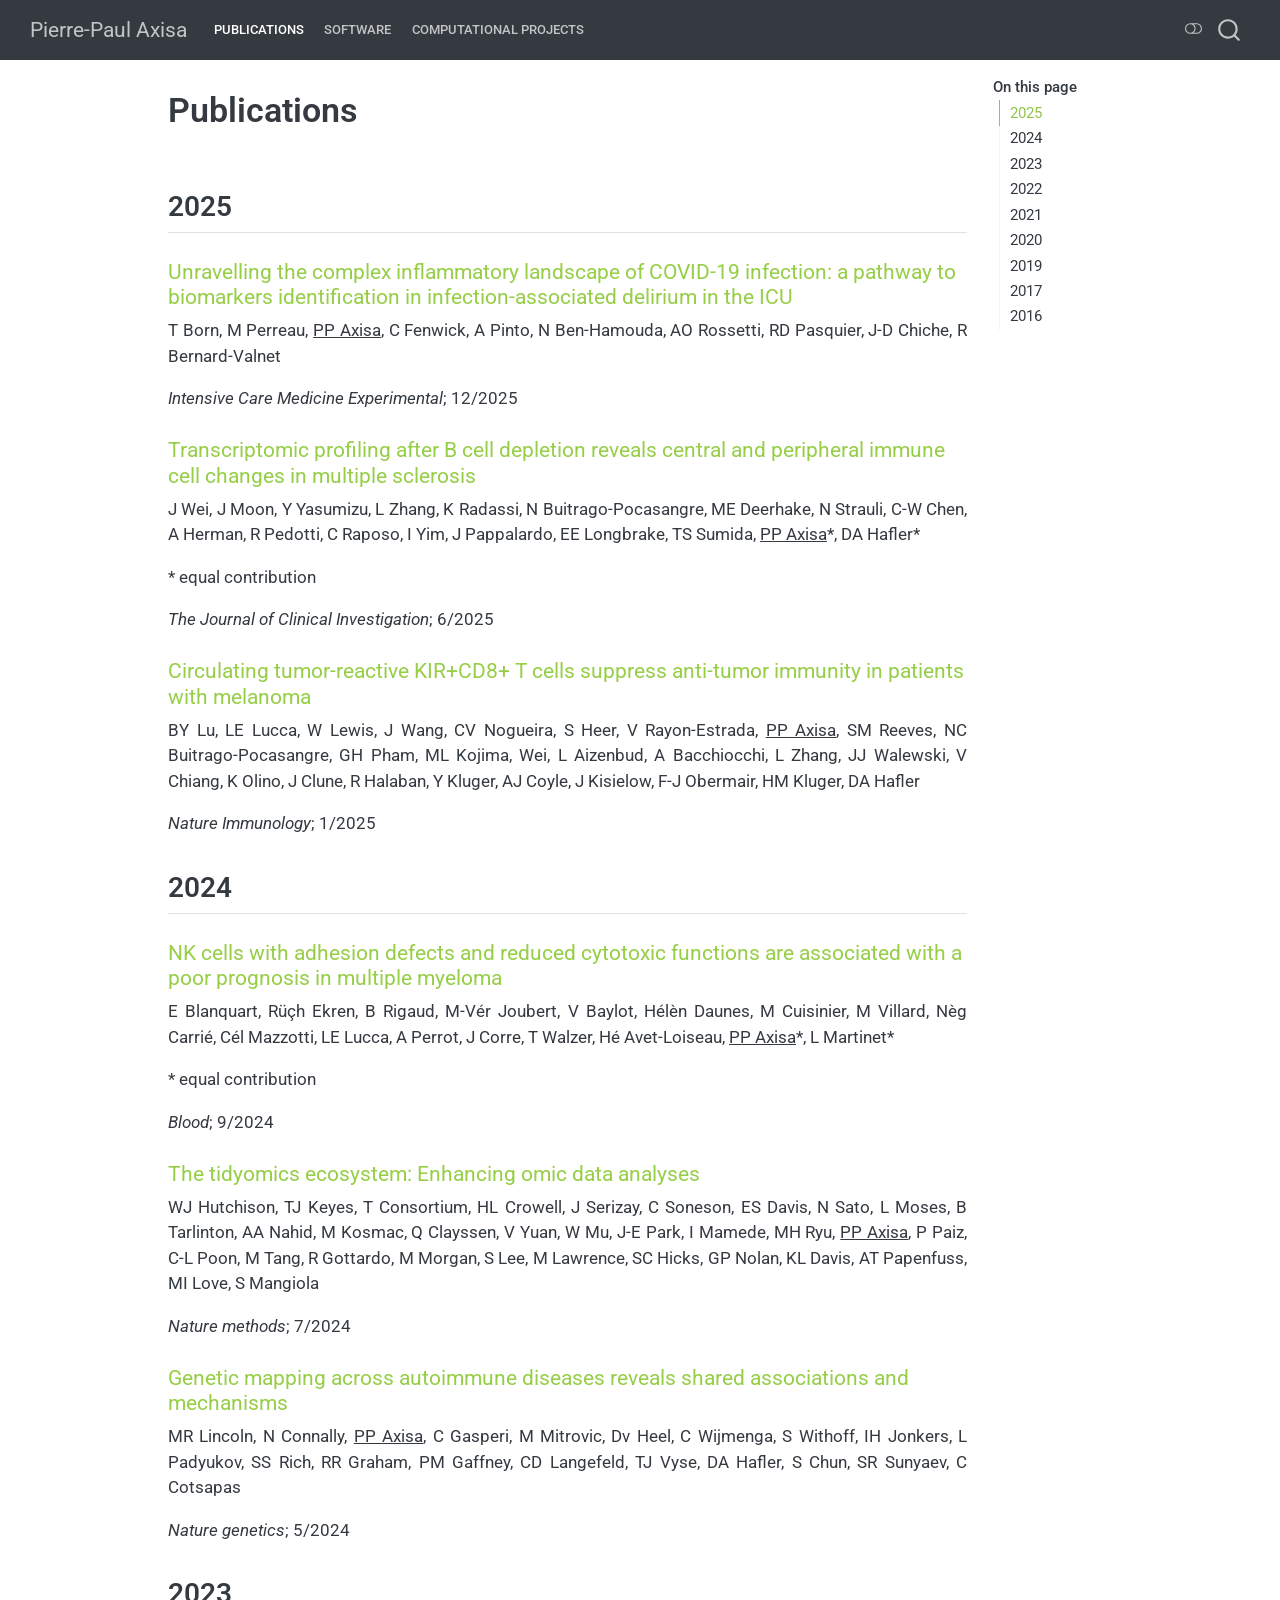
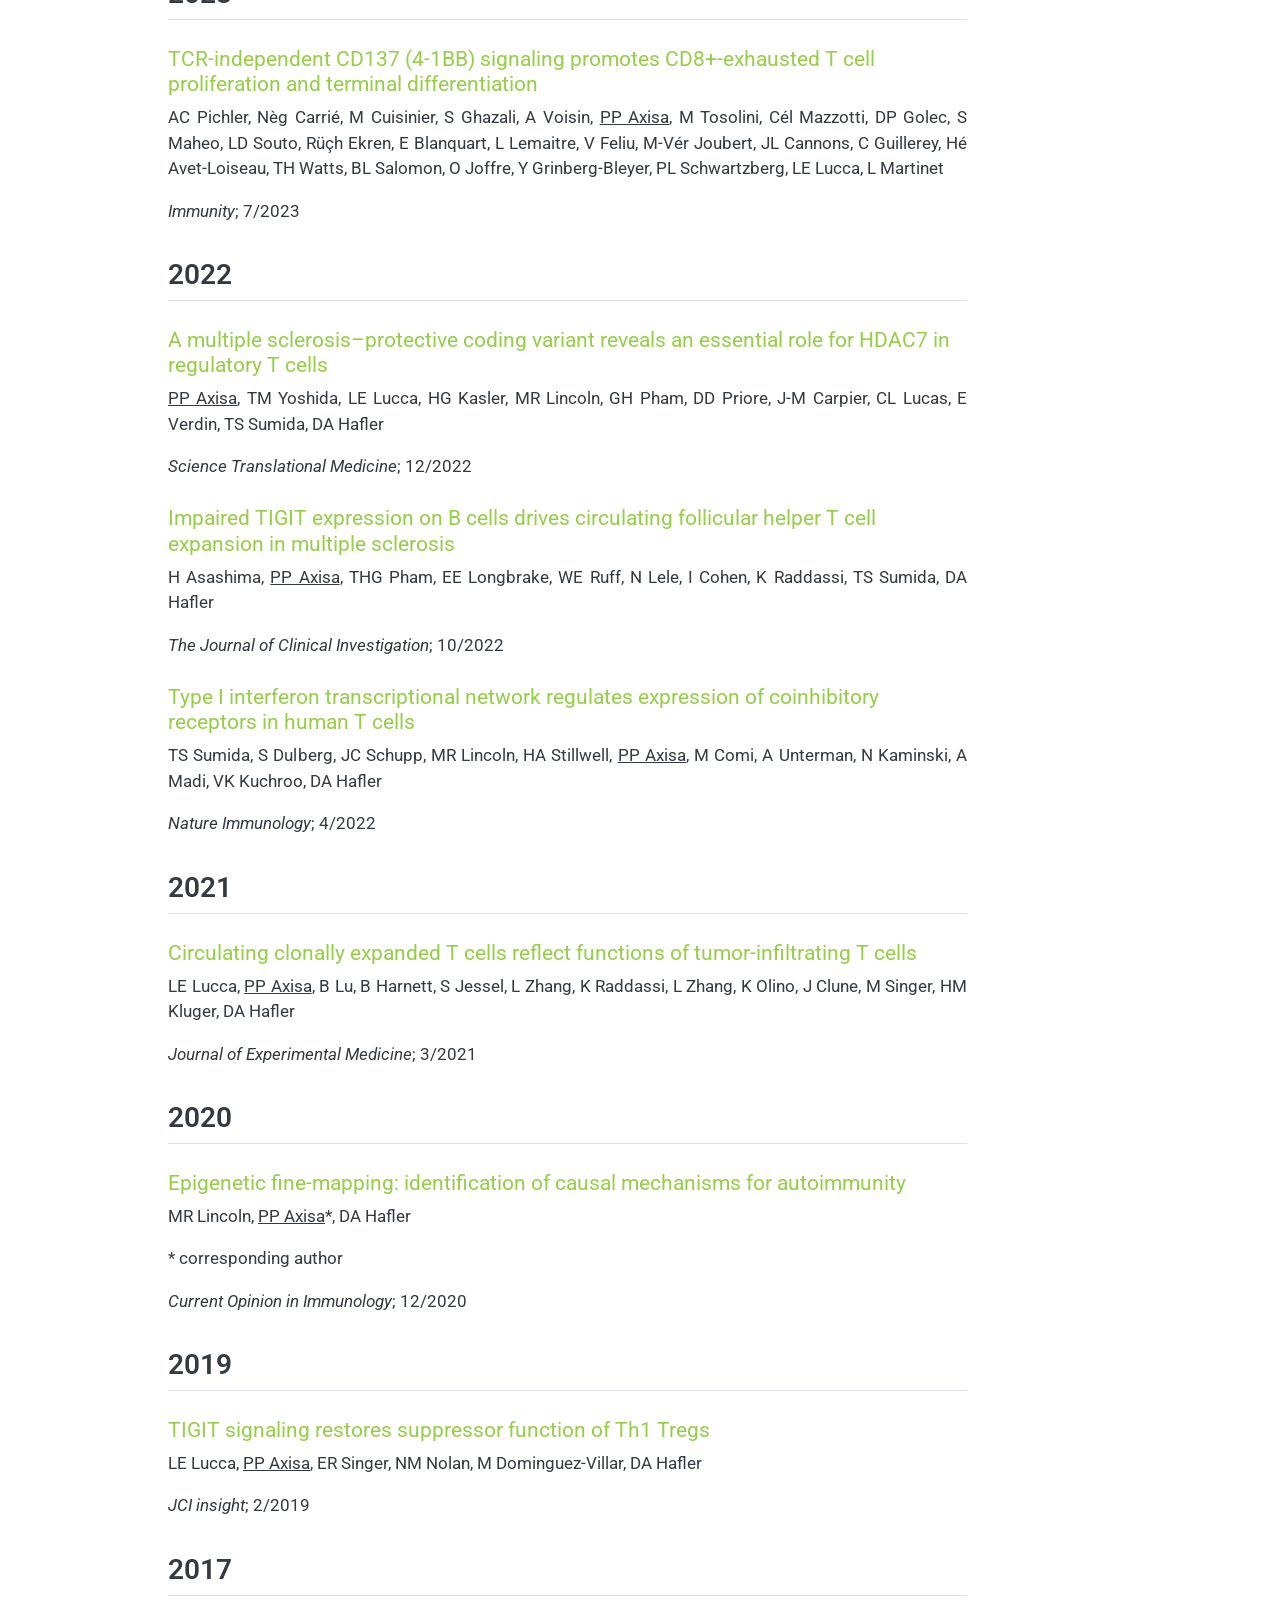
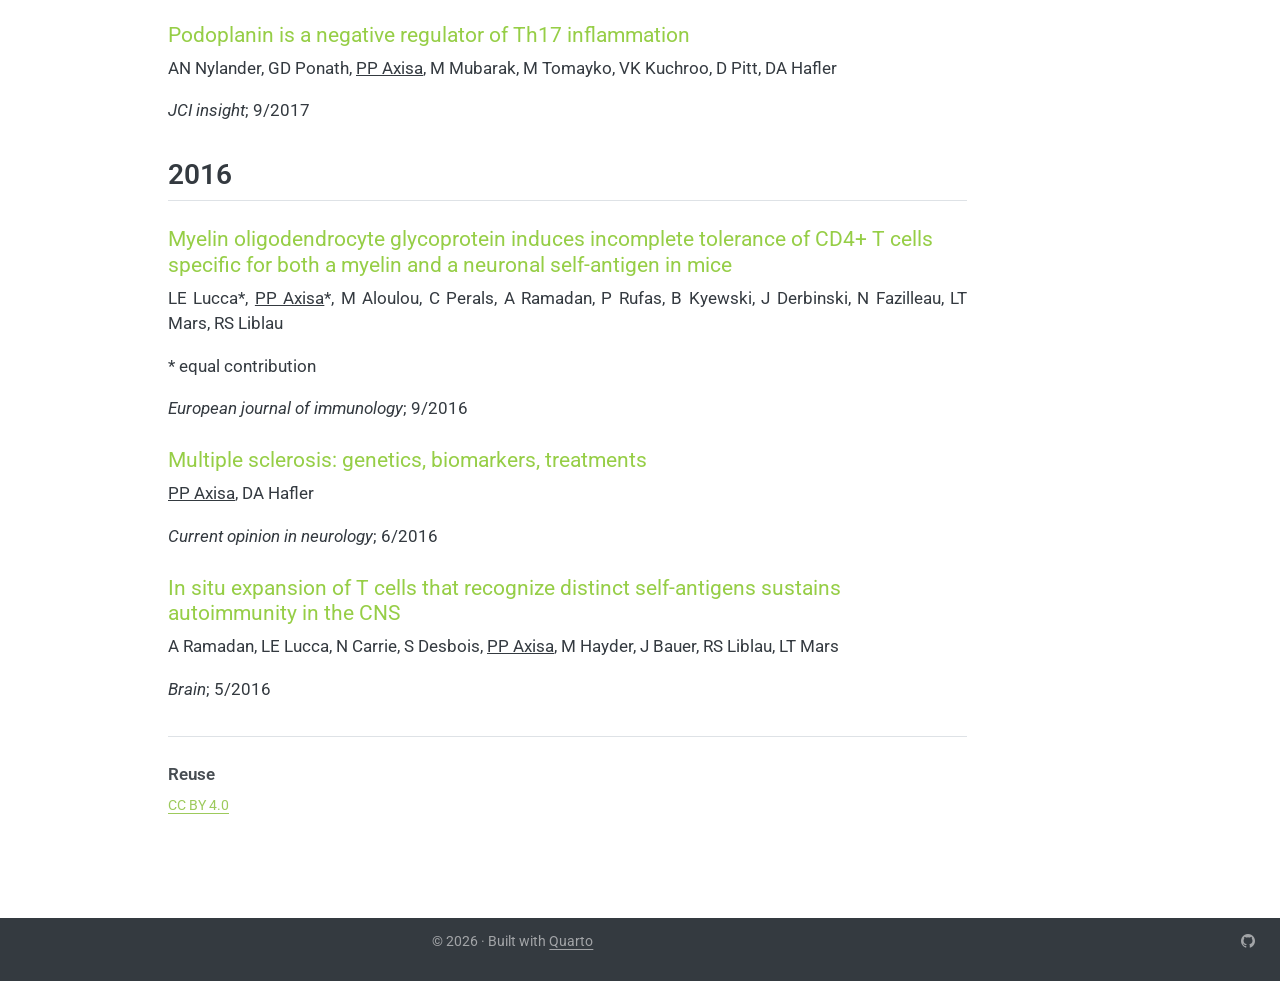
<file: publications.html>
<!DOCTYPE html>
<html xmlns="http://www.w3.org/1999/xhtml" lang="en" xml:lang="en"><head>

<meta charset="utf-8">
<meta name="generator" content="quarto-1.11.9">

<meta name="viewport" content="width=device-width, initial-scale=1.0, user-scalable=yes">


<title>Publications – Pierre-Paul Axisa</title>
<style>
/* Default styles provided by pandoc.
** See https://pandoc.org/MANUAL.html#variables-for-html for config info.
*/
span.smallcaps{font-variant: small-caps;}
div.columns{display: flex; gap: 1.5em;}
div.column{flex: auto;}
@media screen {
div.columns{gap: min(4vw, 1.5em);}
div.column{overflow-x: auto;}
}
div.hanging-indent{margin-left: 1.5em; text-indent: -1.5em;}
ul.task-list{list-style: none;}
ul.task-list li input[type="checkbox"] {
  width: 0.8em;
  margin: 0 0.8em 0.2em -1em; /* quarto-specific, see https://github.com/quarto-dev/quarto-cli/issues/4556 */ 
  vertical-align: middle;
}
</style>


<script src="site_libs/quarto-nav/quarto-nav.js"></script>
<script src="site_libs/clipboard/clipboard.min.js"></script>
<script src="site_libs/quarto-search/autocomplete.umd.js"></script>
<script src="site_libs/quarto-search/fuse.min.js"></script>
<script src="site_libs/quarto-search/quarto-search.js"></script>
<meta name="quarto:offset" content="./">
<link href="./images/icon.png" rel="icon" type="image/png">
<script src="site_libs/quarto-html/quarto.js" type="module"></script>
<script src="site_libs/quarto-html/tabsets/tabsets.js" type="module"></script>
<script src="site_libs/quarto-html/scrollable-regions/scrollable-regions.js" type="module"></script>
<script src="site_libs/quarto-html/popper.min.js"></script>
<script src="site_libs/quarto-html/tippy.umd.min.js"></script>
<script src="site_libs/quarto-html/anchor.min.js"></script>
<link href="site_libs/quarto-html/tippy.css" rel="stylesheet">
<link href="site_libs/quarto-html/quarto-syntax-highlighting-5de16f5e46225c21e2daa90d340bf64f.css" rel="stylesheet" class="quarto-color-scheme" id="quarto-text-highlighting-styles">
<link href="site_libs/quarto-html/quarto-syntax-highlighting-dark-3218d7d29a29f08bc4fdf3802c3e3ca5.css" rel="stylesheet" class="quarto-color-scheme quarto-color-alternate" id="quarto-text-highlighting-styles">
<link href="site_libs/quarto-html/quarto-syntax-highlighting-5de16f5e46225c21e2daa90d340bf64f.css" rel="stylesheet" class="quarto-color-scheme-extra" id="quarto-text-highlighting-styles">
<script src="site_libs/bootstrap/bootstrap.min.js"></script>
<link href="site_libs/bootstrap/bootstrap-icons.css" rel="stylesheet">
<link href="site_libs/bootstrap/bootstrap-f639b6f682250940b6322eefc87b3c7c.min.css" rel="stylesheet" append-hash="true" class="quarto-color-scheme" id="quarto-bootstrap" data-mode="light">
<link href="site_libs/bootstrap/bootstrap-dark-035366b84908272468b85dc67402bf01.min.css" rel="stylesheet" append-hash="true" class="quarto-color-scheme quarto-color-alternate" id="quarto-bootstrap" data-mode="dark">
<link href="site_libs/bootstrap/bootstrap-f639b6f682250940b6322eefc87b3c7c.min.css" rel="stylesheet" append-hash="true" class="quarto-color-scheme-extra" id="quarto-bootstrap" data-mode="light">
<script src="site_libs/quarto-contrib/iconify-3.0.0/iconify-icon.min.js"></script>
<script id="quarto-search-options" type="application/json">{
  "location": "navbar",
  "copy-button": false,
  "collapse-after": 3,
  "panel-placement": "end",
  "type": "overlay",
  "limit": 50,
  "keyboard-shortcut": [
    "f",
    "/",
    "s"
  ],
  "show-item-context": false,
  "language": {
    "search-no-results-text": "No results",
    "search-matching-documents-text": "matching documents",
    "search-copy-link-title": "Copy link to search",
    "search-hide-matches-text": "Hide additional matches",
    "search-more-match-text": "more match in this document",
    "search-more-matches-text": "more matches in this document",
    "search-clear-button-title": "Clear",
    "search-text-placeholder": "",
    "search-detached-cancel-button-title": "Cancel",
    "search-submit-button-title": "Submit",
    "search-label": "Search"
  }
}</script>


<link rel="stylesheet" href="styles/main.css">
<meta property="og:title" content="Publications – Pierre-Paul Axisa">
<meta property="og:description" content="Computational biologist — variant-to-function genomics, CBMR, University of Copenhagen">
<meta property="og:image" content="https://ppaxisa.github.io/images/avatar.jpg">
<meta property="og:site_name" content="Pierre-Paul Axisa">
<meta property="og:image:height" content="800">
<meta property="og:image:width" content="800">
</head>

<body class="nav-fixed quarto-light"><a id="quarto-skip-link" class="visually-hidden-focusable" href="#quarto-document-content">Skip to main content</a><script id="quarto-html-before-body" type="application/javascript">
    const toggleBodyColorMode = (bsSheetEl) => {
      const mode = bsSheetEl.getAttribute("data-mode");
      const bodyEl = window.document.querySelector("body");
      if (mode === "dark") {
        bodyEl.classList.add("quarto-dark");
        bodyEl.classList.remove("quarto-light");
      } else {
        bodyEl.classList.add("quarto-light");
        bodyEl.classList.remove("quarto-dark");
      }
    }
    const toggleBodyColorPrimary = () => {
      const bsSheetEl = window.document.querySelector("link#quarto-bootstrap:not([rel=disabled-stylesheet])");
      if (bsSheetEl) {
        toggleBodyColorMode(bsSheetEl);
      }
    }
    const setColorSchemeToggle = (alternate) => {
      const toggles = window.document.querySelectorAll('.quarto-color-scheme-toggle');
      for (let i=0; i < toggles.length; i++) {
        const toggle = toggles[i];
        if (toggle) {
          toggle.setAttribute("aria-checked", alternate ? "true" : "false");
          if (alternate) {
            toggle.classList.add("alternate");
          } else {
            toggle.classList.remove("alternate");
          }
        }
      }
    };
    const toggleColorMode = (alternate) => {
      // Switch the stylesheets
      const primaryStylesheets = window.document.querySelectorAll('link.quarto-color-scheme:not(.quarto-color-alternate)');
      const alternateStylesheets = window.document.querySelectorAll('link.quarto-color-scheme.quarto-color-alternate');
      manageTransitions('#quarto-margin-sidebar .nav-link', false);
      if (alternate) {
        // note: dark is layered on light, we don't disable primary!
        enableStylesheet(alternateStylesheets);
        for (const sheetNode of alternateStylesheets) {
          if (sheetNode.id === "quarto-bootstrap") {
            toggleBodyColorMode(sheetNode);
          }
        }
      } else {
        disableStylesheet(alternateStylesheets);
        enableStylesheet(primaryStylesheets)
        toggleBodyColorPrimary();
      }
      manageTransitions('#quarto-margin-sidebar .nav-link', true);
      // Switch the toggles
      setColorSchemeToggle(alternate)
    }
    // Hack to workaround the fact that safari doesn't
    // properly recolor the scrollbar when toggling (#1455).
    // Not run on load: stylesheets are set before first paint there, and
    // scrolling would undo the scroll to a URL fragment (#14973).
    // The one pixel nudge keeps the reader where they were.
    const refreshSafariScrollbar = () => {
      if (navigator.userAgent.indexOf('Safari') > 0 && navigator.userAgent.indexOf('Chrome') == -1) {
        manageTransitions("body", false);
        const scrollY = window.scrollY;
        window.scrollTo(0, scrollY > 0 ? scrollY - 1 : 1);
        setTimeout(() => {
          window.scrollTo(0, scrollY);
          manageTransitions("body", true);
        }, 40);
      }
    }
    const disableStylesheet = (stylesheets) => {
      for (let i=0; i < stylesheets.length; i++) {
        const stylesheet = stylesheets[i];
        stylesheet.rel = 'disabled-stylesheet';
      }
    }
    const enableStylesheet = (stylesheets) => {
      for (let i=0; i < stylesheets.length; i++) {
        const stylesheet = stylesheets[i];
        if(stylesheet.rel !== 'stylesheet') { // for Chrome, which will still FOUC without this check
          stylesheet.rel = 'stylesheet';
        }
      }
    }
    const manageTransitions = (selector, allowTransitions) => {
      const els = window.document.querySelectorAll(selector);
      for (let i=0; i < els.length; i++) {
        const el = els[i];
        if (allowTransitions) {
          el.classList.remove('notransition');
        } else {
          el.classList.add('notransition');
        }
      }
    }
    const isFileUrl = () => {
      return window.location.protocol === 'file:';
    }
    const hasAlternateSentinel = () => {
      let styleSentinel = getColorSchemeSentinel();
      if (styleSentinel !== null) {
        return styleSentinel === "alternate";
      } else {
        return false;
      }
    }
    const setStyleSentinel = (alternate) => {
      const value = alternate ? "alternate" : "default";
      if (!isFileUrl()) {
        window.localStorage.setItem("quarto-color-scheme", value);
      } else {
        localAlternateSentinel = value;
      }
    }
    const getColorSchemeSentinel = () => {
      if (!isFileUrl()) {
        const storageValue = window.localStorage.getItem("quarto-color-scheme");
        return storageValue != null ? storageValue : localAlternateSentinel;
      } else {
        return localAlternateSentinel;
      }
    }
    const toggleGiscusIfUsed = (isAlternate, darkModeDefault) => {
      const baseTheme = document.querySelector('#giscus-base-theme')?.value ?? 'light';
      const alternateTheme = document.querySelector('#giscus-alt-theme')?.value ?? 'dark';
      let newTheme = '';
      if(authorPrefersDark) {
        newTheme = isAlternate ? baseTheme : alternateTheme;
      } else {
        newTheme = isAlternate ? alternateTheme : baseTheme;
      }
      const changeGiscusTheme = () => {
        // From: https://github.com/giscus/giscus/issues/336
        const sendMessage = (message) => {
          const iframe = document.querySelector('iframe.giscus-frame');
          if (!iframe) return;
          iframe.contentWindow.postMessage({ giscus: message }, 'https://giscus.app');
        }
        sendMessage({
          setConfig: {
            theme: newTheme
          }
        });
      }
      const isGiscussLoaded = window.document.querySelector('iframe.giscus-frame') !== null;
      if (isGiscussLoaded) {
        changeGiscusTheme();
      }
    };
    const authorPrefersDark = false;
    const darkModeDefault = authorPrefersDark;
      document.querySelector('link#quarto-text-highlighting-styles.quarto-color-scheme-extra').rel = 'disabled-stylesheet';
      document.querySelector('link#quarto-bootstrap.quarto-color-scheme-extra').rel = 'disabled-stylesheet';
    let localAlternateSentinel = darkModeDefault ? 'alternate' : 'default';
    // Dark / light mode switch
    window.quartoToggleColorScheme = () => {
      // Read the current dark / light value
      let toAlternate = !hasAlternateSentinel();
      toggleColorMode(toAlternate);
      refreshSafariScrollbar();
      setStyleSentinel(toAlternate);
      toggleGiscusIfUsed(toAlternate, darkModeDefault);
      window.dispatchEvent(new Event('resize'));
    };
    // Switch to dark mode if need be
    if (hasAlternateSentinel()) {
      toggleColorMode(true);
    } else {
      toggleColorMode(false);
    }
  </script>

<div id="quarto-search-results"></div>
  <header id="quarto-header" class="headroom fixed-top">
    <nav class="navbar navbar-expand-lg " data-bs-theme="dark" aria-label="Site">
      <div class="navbar-container container-fluid">
      <div class="navbar-brand-container mx-auto">
    <a class="navbar-brand" href="./index.html">
    <span class="navbar-title">Pierre-Paul Axisa</span>
    </a>
  </div>
          <button class="navbar-toggler" type="button" data-bs-toggle="collapse" data-bs-target="#navbarCollapse" aria-controls="navbarCollapse" aria-expanded="false" aria-label="Toggle navigation" onclick="if (window.quartoToggleHeadroom) { window.quartoToggleHeadroom(); }">
  <span class="navbar-toggler-icon"></span>
</button>
          <div class="collapse navbar-collapse" id="navbarCollapse">
            <ul class="navbar-nav navbar-nav-scroll me-auto">
  <li class="nav-item">
    <a class="nav-link active" href="./publications.html" aria-current="page"> 
<span class="menu-text">Publications</span></a>
  </li>  
  <li class="nav-item">
    <a class="nav-link" href="./software.html"> 
<span class="menu-text">Software</span></a>
  </li>  
  <li class="nav-item">
    <a class="nav-link" href="./comp.html"> 
<span class="menu-text">Computational projects</span></a>
  </li>  
</ul>
          </div> <!-- /navcollapse -->
            <div class="quarto-navbar-tools">
  <button type="button" role="switch" aria-checked="false" class="quarto-color-scheme-toggle quarto-navigation-tool  px-1" onclick="window.quartoToggleColorScheme(); return false;" title="Toggle dark mode" aria-label="Toggle dark mode"><i class="bi"></i></button>
</div>
            <div id="quarto-search" class="" title="Search"></div>
      </div> <!-- /container-fluid -->
    </nav>
</header>
<!-- content -->
<div id="quarto-content" class="quarto-container page-columns page-rows-contents page-layout-article page-navbar">
<!-- sidebar -->
<!-- margin-sidebar -->
    <div id="quarto-margin-sidebar" class="sidebar margin-sidebar">
        <nav id="TOC" role="doc-toc" aria-labelledby="toc-title" class="toc-active">
    <h2 id="toc-title">On this page</h2>
   
  <ul>
  <li><a href="#section" id="toc-section" class="nav-link active" data-scroll-target="#section">2025</a></li>
  <li><a href="#section-1" id="toc-section-1" class="nav-link" data-scroll-target="#section-1">2024</a></li>
  <li><a href="#section-2" id="toc-section-2" class="nav-link" data-scroll-target="#section-2">2023</a></li>
  <li><a href="#section-3" id="toc-section-3" class="nav-link" data-scroll-target="#section-3">2022</a></li>
  <li><a href="#section-4" id="toc-section-4" class="nav-link" data-scroll-target="#section-4">2021</a></li>
  <li><a href="#section-5" id="toc-section-5" class="nav-link" data-scroll-target="#section-5">2020</a></li>
  <li><a href="#section-6" id="toc-section-6" class="nav-link" data-scroll-target="#section-6">2019</a></li>
  <li><a href="#section-7" id="toc-section-7" class="nav-link" data-scroll-target="#section-7">2017</a></li>
  <li><a href="#section-8" id="toc-section-8" class="nav-link" data-scroll-target="#section-8">2016</a></li>
  </ul>
</nav>
    </div>
<!-- main -->
<main class="content" id="quarto-document-content" tabindex="-1">


<header id="title-block-header" class="quarto-title-block default">
<div class="quarto-title">
<h1 class="title">Publications</h1>
</div>



<div class="quarto-title-meta">

    
  
    
  </div>
  


</header>


<p><a href="https://orcid.org/0000-0003-1446-3922"><iconify-icon role="img" inline="" icon="academicons:orcid" style="font-size: 1.2em;" aria-label="Icon orcid from academicons Iconify.design set." title="ORCID"></iconify-icon></a> <a href="https://scholar.google.com/citations?user=X6aAbk0AAAAJ"><iconify-icon role="img" inline="" icon="academicons:google-scholar-square" style="font-size: 1.2em;" aria-label="Icon google-scholar-square from academicons Iconify.design set." title="Scholar"></iconify-icon></a></p>
<div class="cell">
<style type="text/css">
h4 {
  color: #8bc933;
}
</style>
</div>
<section id="section" class="level2">
<h2 class="anchored" data-anchor-id="section">2025</h2>
<section id="unravelling-the-complex-inflammatory-landscape-of-covid-19-infection-a-pathway-to-biomarkers-identification-in-infection-associated-delirium-in-the-icu" class="level4">
<h4 class="anchored" data-anchor-id="unravelling-the-complex-inflammatory-landscape-of-covid-19-infection-a-pathway-to-biomarkers-identification-in-infection-associated-delirium-in-the-icu">Unravelling the complex inflammatory landscape of COVID-19 infection: a pathway to biomarkers identification in infection-associated delirium in the ICU</h4>
<p>T Born, M Perreau, <u>PP Axisa</u>, C Fenwick, A Pinto, N Ben-Hamouda, AO Rossetti, RD Pasquier, J-D Chiche, R Bernard-Valnet</p>
<p><em>Intensive Care Medicine Experimental</em>; 12/2025</p>
</section>
<section id="transcriptomic-profiling-after-b-cell-depletion-reveals-central-and-peripheral-immune-cell-changes-in-multiple-sclerosis" class="level4">
<h4 class="anchored" data-anchor-id="transcriptomic-profiling-after-b-cell-depletion-reveals-central-and-peripheral-immune-cell-changes-in-multiple-sclerosis">Transcriptomic profiling after B cell depletion reveals central and peripheral immune cell changes in multiple sclerosis</h4>
<p>J Wei, J Moon, Y Yasumizu, L Zhang, K Radassi, N Buitrago-Pocasangre, ME Deerhake, N Strauli, C-W Chen, A Herman, R Pedotti, C Raposo, I Yim, J Pappalardo, EE Longbrake, TS Sumida, <u>PP Axisa</u>*, DA Hafler*</p>
<p>* equal contribution</p>
<p><em>The Journal of Clinical Investigation</em>; 6/2025</p>
</section>
<section id="circulating-tumor-reactive-kircd8-t-cells-suppress-anti-tumor-immunity-in-patients-with-melanoma" class="level4">
<h4 class="anchored" data-anchor-id="circulating-tumor-reactive-kircd8-t-cells-suppress-anti-tumor-immunity-in-patients-with-melanoma">Circulating tumor-reactive KIR+CD8+ T cells suppress anti-tumor immunity in patients with melanoma</h4>
<p>BY Lu, LE Lucca, W Lewis, J Wang, CV Nogueira, S Heer, V Rayon-Estrada, <u>PP Axisa</u>, SM Reeves, NC Buitrago-Pocasangre, GH Pham, ML Kojima, Wei, L Aizenbud, A Bacchiocchi, L Zhang, JJ Walewski, V Chiang, K Olino, J Clune, R Halaban, Y Kluger, AJ Coyle, J Kisielow, F-J Obermair, HM Kluger, DA Hafler</p>
<p><em>Nature Immunology</em>; 1/2025</p>
</section>
</section>
<section id="section-1" class="level2">
<h2 class="anchored" data-anchor-id="section-1">2024</h2>
<section id="nk-cells-with-adhesion-defects-and-reduced-cytotoxic-functions-are-associated-with-a-poor-prognosis-in-multiple-myeloma" class="level4">
<h4 class="anchored" data-anchor-id="nk-cells-with-adhesion-defects-and-reduced-cytotoxic-functions-are-associated-with-a-poor-prognosis-in-multiple-myeloma">NK cells with adhesion defects and reduced cytotoxic functions are associated with a poor prognosis in multiple myeloma</h4>
<p>E Blanquart, Rüçh Ekren, B Rigaud, M-Vér Joubert, V Baylot, Hélèn Daunes, M Cuisinier, M Villard, Nèg Carrié, Cél Mazzotti, LE Lucca, A Perrot, J Corre, T Walzer, Hé Avet-Loiseau, <u>PP Axisa</u>*, L Martinet*</p>
<p>* equal contribution</p>
<p><em>Blood</em>; 9/2024</p>
</section>
<section id="the-tidyomics-ecosystem-enhancing-omic-data-analyses" class="level4">
<h4 class="anchored" data-anchor-id="the-tidyomics-ecosystem-enhancing-omic-data-analyses">The tidyomics ecosystem: Enhancing omic data analyses</h4>
<p>WJ Hutchison, TJ Keyes, T Consortium, HL Crowell, J Serizay, C Soneson, ES Davis, N Sato, L Moses, B Tarlinton, AA Nahid, M Kosmac, Q Clayssen, V Yuan, W Mu, J-E Park, I Mamede, MH Ryu, <u>PP Axisa</u>, P Paiz, C-L Poon, M Tang, R Gottardo, M Morgan, S Lee, M Lawrence, SC Hicks, GP Nolan, KL Davis, AT Papenfuss, MI Love, S Mangiola</p>
<p><em>Nature methods</em>; 7/2024</p>
</section>
<section id="genetic-mapping-across-autoimmune-diseases-reveals-shared-associations-and-mechanisms" class="level4">
<h4 class="anchored" data-anchor-id="genetic-mapping-across-autoimmune-diseases-reveals-shared-associations-and-mechanisms">Genetic mapping across autoimmune diseases reveals shared associations and mechanisms</h4>
<p>MR Lincoln, N Connally, <u>PP Axisa</u>, C Gasperi, M Mitrovic, Dv Heel, C Wijmenga, S Withoff, IH Jonkers, L Padyukov, SS Rich, RR Graham, PM Gaffney, CD Langefeld, TJ Vyse, DA Hafler, S Chun, SR Sunyaev, C Cotsapas</p>
<p><em>Nature genetics</em>; 5/2024</p>
</section>
</section>
<section id="section-2" class="level2">
<h2 class="anchored" data-anchor-id="section-2">2023</h2>
<section id="tcr-independent-cd137-4-1bb-signaling-promotes-cd8-exhausted-t-cell-proliferation-and-terminal-differentiation" class="level4">
<h4 class="anchored" data-anchor-id="tcr-independent-cd137-4-1bb-signaling-promotes-cd8-exhausted-t-cell-proliferation-and-terminal-differentiation">TCR-independent CD137 (4-1BB) signaling promotes CD8+-exhausted T cell proliferation and terminal differentiation</h4>
<p>AC Pichler, Nèg Carrié, M Cuisinier, S Ghazali, A Voisin, <u>PP Axisa</u>, M Tosolini, Cél Mazzotti, DP Golec, S Maheo, LD Souto, Rüçh Ekren, E Blanquart, L Lemaitre, V Feliu, M-Vér Joubert, JL Cannons, C Guillerey, Hé Avet-Loiseau, TH Watts, BL Salomon, O Joffre, Y Grinberg-Bleyer, PL Schwartzberg, LE Lucca, L Martinet</p>
<p><em>Immunity</em>; 7/2023</p>
</section>
</section>
<section id="section-3" class="level2">
<h2 class="anchored" data-anchor-id="section-3">2022</h2>
<section id="a-multiple-sclerosisprotective-coding-variant-reveals-an-essential-role-for-hdac7-in-regulatory-t-cells" class="level4">
<h4 class="anchored" data-anchor-id="a-multiple-sclerosisprotective-coding-variant-reveals-an-essential-role-for-hdac7-in-regulatory-t-cells">A multiple sclerosis–protective coding variant reveals an essential role for HDAC7 in regulatory T cells</h4>
<p><u>PP Axisa</u>, TM Yoshida, LE Lucca, HG Kasler, MR Lincoln, GH Pham, DD Priore, J-M Carpier, CL Lucas, E Verdin, TS Sumida, DA Hafler</p>
<p><em>Science Translational Medicine</em>; 12/2022</p>
</section>
<section id="impaired-tigit-expression-on-b-cells-drives-circulating-follicular-helper-t-cell-expansion-in-multiple-sclerosis" class="level4">
<h4 class="anchored" data-anchor-id="impaired-tigit-expression-on-b-cells-drives-circulating-follicular-helper-t-cell-expansion-in-multiple-sclerosis">Impaired TIGIT expression on B cells drives circulating follicular helper T cell expansion in multiple sclerosis</h4>
<p>H Asashima, <u>PP Axisa</u>, THG Pham, EE Longbrake, WE Ruff, N Lele, I Cohen, K Raddassi, TS Sumida, DA Hafler</p>
<p><em>The Journal of Clinical Investigation</em>; 10/2022</p>
</section>
<section id="type-i-interferon-transcriptional-network-regulates-expression-of-coinhibitory-receptors-in-human-t-cells" class="level4">
<h4 class="anchored" data-anchor-id="type-i-interferon-transcriptional-network-regulates-expression-of-coinhibitory-receptors-in-human-t-cells">Type I interferon transcriptional network regulates expression of coinhibitory receptors in human T cells</h4>
<p>TS Sumida, S Dulberg, JC Schupp, MR Lincoln, HA Stillwell, <u>PP Axisa</u>, M Comi, A Unterman, N Kaminski, A Madi, VK Kuchroo, DA Hafler</p>
<p><em>Nature Immunology</em>; 4/2022</p>
</section>
</section>
<section id="section-4" class="level2">
<h2 class="anchored" data-anchor-id="section-4">2021</h2>
<section id="circulating-clonally-expanded-t-cells-reflect-functions-of-tumor-infiltrating-t-cells" class="level4">
<h4 class="anchored" data-anchor-id="circulating-clonally-expanded-t-cells-reflect-functions-of-tumor-infiltrating-t-cells">Circulating clonally expanded T cells reflect functions of tumor-infiltrating T cells</h4>
<p>LE Lucca, <u>PP Axisa</u>, B Lu, B Harnett, S Jessel, L Zhang, K Raddassi, L Zhang, K Olino, J Clune, M Singer, HM Kluger, DA Hafler</p>
<p><em>Journal of Experimental Medicine</em>; 3/2021</p>
</section>
</section>
<section id="section-5" class="level2">
<h2 class="anchored" data-anchor-id="section-5">2020</h2>
<section id="epigenetic-fine-mapping-identification-of-causal-mechanisms-for-autoimmunity" class="level4">
<h4 class="anchored" data-anchor-id="epigenetic-fine-mapping-identification-of-causal-mechanisms-for-autoimmunity">Epigenetic fine-mapping: identification of causal mechanisms for autoimmunity</h4>
<p>MR Lincoln, <u>PP Axisa</u>*, DA Hafler</p>
<p>* corresponding author</p>
<p><em>Current Opinion in Immunology</em>; 12/2020</p>
</section>
</section>
<section id="section-6" class="level2">
<h2 class="anchored" data-anchor-id="section-6">2019</h2>
<section id="tigit-signaling-restores-suppressor-function-of-th1-tregs" class="level4">
<h4 class="anchored" data-anchor-id="tigit-signaling-restores-suppressor-function-of-th1-tregs">TIGIT signaling restores suppressor function of Th1 Tregs</h4>
<p>LE Lucca, <u>PP Axisa</u>, ER Singer, NM Nolan, M Dominguez-Villar, DA Hafler</p>
<p><em>JCI insight</em>; 2/2019</p>
</section>
</section>
<section id="section-7" class="level2">
<h2 class="anchored" data-anchor-id="section-7">2017</h2>
<section id="podoplanin-is-a-negative-regulator-of-th17-inflammation" class="level4">
<h4 class="anchored" data-anchor-id="podoplanin-is-a-negative-regulator-of-th17-inflammation">Podoplanin is a negative regulator of Th17 inflammation</h4>
<p>AN Nylander, GD Ponath, <u>PP Axisa</u>, M Mubarak, M Tomayko, VK Kuchroo, D Pitt, DA Hafler</p>
<p><em>JCI insight</em>; 9/2017</p>
</section>
</section>
<section id="section-8" class="level2">
<h2 class="anchored" data-anchor-id="section-8">2016</h2>
<section id="myelin-oligodendrocyte-glycoprotein-induces-incomplete-tolerance-of-cd4-t-cells-specific-for-both-a-myelin-and-a-neuronal-selfantigen-in-mice" class="level4">
<h4 class="anchored" data-anchor-id="myelin-oligodendrocyte-glycoprotein-induces-incomplete-tolerance-of-cd4-t-cells-specific-for-both-a-myelin-and-a-neuronal-selfantigen-in-mice">Myelin oligodendrocyte glycoprotein induces incomplete tolerance of CD4+ T&nbsp;cells specific for both a myelin and a neuronal self‐antigen in mice</h4>
<p>LE Lucca*, <u>PP Axisa</u>*, M Aloulou, C Perals, A Ramadan, P Rufas, B Kyewski, J Derbinski, N Fazilleau, LT Mars, RS Liblau</p>
<p>* equal contribution</p>
<p><em>European journal of immunology</em>; 9/2016</p>
</section>
<section id="multiple-sclerosis-genetics-biomarkers-treatments" class="level4">
<h4 class="anchored" data-anchor-id="multiple-sclerosis-genetics-biomarkers-treatments">Multiple sclerosis: genetics, biomarkers, treatments</h4>
<p><u>PP Axisa</u>, DA Hafler</p>
<p><em>Current opinion in neurology</em>; 6/2016</p>
</section>
<section id="in-situ-expansion-of-t-cells-that-recognize-distinct-self-antigens-sustains-autoimmunity-in-the-cns" class="level4">
<h4 class="anchored" data-anchor-id="in-situ-expansion-of-t-cells-that-recognize-distinct-self-antigens-sustains-autoimmunity-in-the-cns">In situ expansion of T cells that recognize distinct self-antigens sustains autoimmunity in the CNS</h4>
<p>A Ramadan, LE Lucca, N Carrie, S Desbois, <u>PP Axisa</u>, M Hayder, J Bauer, RS Liblau, LT Mars</p>
<p><em>Brain</em>; 5/2016</p>


</section>
</section>

<div id="quarto-appendix" class="default"><section class="quarto-appendix-contents" id="quarto-reuse"><h2 class="anchored quarto-appendix-heading">Reuse</h2><div class="quarto-appendix-contents"><div><a rel="license" href="https://creativecommons.org/licenses/by/4.0/">CC BY 4.0</a></div></div></section></div></main> <!-- /main -->
<script id="quarto-html-after-body" type="application/javascript">
  window.document.addEventListener("DOMContentLoaded", function (event) {
    // Ensure there is a toggle, if there isn't float one in the top right
    if (window.document.querySelector('.quarto-color-scheme-toggle') === null) {
      const toggle = window.document.createElement('button');
      toggle.type = "button";
      toggle.setAttribute("role", "switch");
      toggle.setAttribute("aria-checked", "false");
      toggle.classList.add('top-right');
      toggle.classList.add('quarto-color-scheme-toggle');
      toggle.setAttribute("aria-label", "Toggle dark mode");
      toggle.onclick = function() { try { window.quartoToggleColorScheme(); } catch {} return false; };
      const i = window.document.createElement("i");
      i.classList.add('bi');
      toggle.appendChild(i);
      // Put the toggle in a landmark of its own, so that landmark navigation
      // can reach it.
      //
      // The container is always a fresh direct child of body, and the toggle is
      // never moved into page furniture that the theme or the author controls.
      // The toggle is positioned against the page, so any ancestor that
      // establishes a containing block captures it: a positioned element or a
      // grid for position: absolute, and transform, filter, will-change or
      // contain for position: fixed. A direct child of body has none of these
      // to inherit, and the shift when one appears is silent and visual.
      //
      // ARIA says a document should have at most one banner, and axe reports a
      // duplicate whether or not the banners carry distinct labels. So use a
      // header when the page has no banner yet, and a named region otherwise.
      //
      // A header is a banner wherever it sits, unless it is inside sectioning
      // content, so this cannot just look at the children of body: a custom
      // page layout wraps the title block header in a plain div. An explicit
      // role="banner" always counts.
      const sectioning = 'article, aside, main, nav, section, [role="article"], [role="complementary"], [role="main"], [role="navigation"], [role="region"]';
      const hasBanner = Array.from(
        window.document.querySelectorAll('header:not([role]), [role="banner"]')
      ).some(function(el) {
        return el.hasAttribute("role") || el.closest(sectioning) === null;
      });
      const container = window.document.createElement(hasBanner ? "div" : "header");
      if (hasBanner) {
        container.setAttribute("role", "region");
        container.setAttribute("aria-label", "Toggle dark mode");
      }
      container.classList.add('quarto-color-scheme-toggle-container');
      container.appendChild(toggle);
      window.document.body.appendChild(container);
    }
    setColorSchemeToggle(hasAlternateSentinel())
    const icon = "";
    const anchorJS = new window.AnchorJS();
    anchorJS.options = {
      placement: 'right',
      icon: icon
    };
    anchorJS.add('.anchored');
    const isCodeAnnotation = (el) => {
      for (const clz of el.classList) {
        if (clz.startsWith('code-annotation-')) {                     
          return true;
        }
      }
      return false;
    }
    const onCopySuccess = function(e) {
      // button target
      const button = e.trigger;
      // don't keep focus
      button.blur();
      // flash "checked"
      button.classList.add('code-copy-button-checked');
      var currentTitle = button.getAttribute("title");
      button.setAttribute("title", "Copied!");
      let tooltip;
      if (window.bootstrap) {
        button.setAttribute("data-bs-toggle", "tooltip");
        button.setAttribute("data-bs-placement", "left");
        button.setAttribute("data-bs-title", "Copied!");
        tooltip = new bootstrap.Tooltip(button, 
          { trigger: "manual", 
            customClass: "code-copy-button-tooltip",
            offset: [0, -8]});
        tooltip.show();    
      }
      setTimeout(function() {
        if (tooltip) {
          tooltip.hide();
          button.removeAttribute("data-bs-title");
          button.removeAttribute("data-bs-toggle");
          button.removeAttribute("data-bs-placement");
        }
        button.setAttribute("title", currentTitle);
        button.classList.remove('code-copy-button-checked');
      }, 1000);
      // clear code selection
      e.clearSelection();
    }
    const getTextToCopy = function(trigger) {
      const outerScaffold = trigger.parentElement.cloneNode(true);
      const codeEl = outerScaffold.querySelector('code');
      for (const childEl of codeEl.children) {
        if (isCodeAnnotation(childEl)) {
          childEl.remove();
        }
      }
      return codeEl.innerText;
    }
    const clipboard = new window.ClipboardJS('.code-copy-button:not([data-in-quarto-modal])', {
      text: getTextToCopy
    });
    clipboard.on('success', onCopySuccess);
    if (window.document.getElementById('quarto-embedded-source-code-modal')) {
      const clipboardModal = new window.ClipboardJS('.code-copy-button[data-in-quarto-modal]', {
        text: getTextToCopy,
        container: window.document.getElementById('quarto-embedded-source-code-modal')
      });
      clipboardModal.on('success', onCopySuccess);
    }
      var localhostRegex = new RegExp(/^(?:http|https):\/\/localhost\:?[0-9]*\//);
      var mailtoRegex = new RegExp(/^mailto:/);
        var filterRegex = new RegExp("https:\/\/ppaxisa\.github\.io");
      var isInternal = (href) => {
          return filterRegex.test(href) || localhostRegex.test(href) || mailtoRegex.test(href);
      }
      // Inspect non-navigation links and adorn them if external
      window.quartoDecorateExternalLinks = function (root) {
     var links = (root || window.document).querySelectorAll('a[href]:not(.nav-link):not(.navbar-brand):not(.toc-action):not(.sidebar-link):not(.sidebar-item-toggle):not(.pagination-link):not(.no-external):not([aria-hidden]):not(.dropdown-item):not(.quarto-navigation-tool):not(.about-link)');
      for (var i=0; i<links.length; i++) {
        const link = links[i];
        if (!isInternal(link.href)) {
          // undo the damage that might have been done by quarto-nav.js in the case of
          // links that we want to consider external
          if (link.dataset.originalHref !== undefined) {
            link.href = link.dataset.originalHref;
          }
          if (!link.classList.contains('no-external-icon')) {
          }
        }
      }
      };
      window.quartoDecorateExternalLinks(window.document);
    // Esc closes the popup (WCAG 1.4.13) and focus leaving both trigger and
    // popup closes it (WCAG 2.4.11); tippy handles neither for interactive popups.
    const hideOnEscAndFocusOut = {
      name: 'hideOnEscAndFocusOut',
      defaultValue: true,
      fn(instance) {
        const dismiss = () => {
          // A show scheduled by the trigger delay would otherwise reopen it
          instance.clearDelayTimeouts();
          instance.hide();
        };
        const onKeyDown = (event) => {
          if (event.key !== 'Escape') {
            return;
          }
          // Keep Esc from also reaching page handlers (e.g. reveal.js overview),
          // except an open reveal.js slide menu, which Esc should close too.
          // The menu handles keys only when its keyboard option is on.
          const menuHandlesEsc = window.Reveal?.getPlugin?.('menu')?.isOpen() &&
            window.Reveal.getConfig().menu?.keyboard !== false;
          if (!menuHandlesEsc) {
            event.stopPropagation();
          }
          if (instance.popper.contains(window.document.activeElement)) {
            // Disabled while refocusing so the focus trigger does not reopen it
            instance.disable();
            instance.reference.focus();
            instance.enable();
          }
          dismiss();
        };
        const onFocusOut = (event) => {
          const target = event.relatedTarget;
          if (target && !instance.reference.contains(target) &&
              !instance.popper.contains(target)) {
            dismiss();
          }
        };
        // On the trigger too: a click trigger (code-annotations: select) has no
        // blur handling. Attached for the instance's lifetime so leaving the
        // trigger also cancels a show still pending on the trigger delay.
        instance.reference.addEventListener('focusout', onFocusOut);
        return {
          onShow() {
            window.document.addEventListener('keydown', onKeyDown, true);
            instance.popper.addEventListener('focusout', onFocusOut);
          },
          onHide() {
            window.document.removeEventListener('keydown', onKeyDown, true);
            instance.popper.removeEventListener('focusout', onFocusOut);
          },
          onDestroy() {
            instance.reference.removeEventListener('focusout', onFocusOut);
          },
        };
      },
    };
    function tippyHover(el, contentFn, onTriggerFn, onUntriggerFn) {
      const config = {
        allowHTML: true,
        maxWidth: 500,
        delay: 100,
        arrow: false,
        appendTo: function(el) {
            return el.parentElement;
        },
        interactive: true,
        interactiveBorder: 10,
        theme: 'quarto',
        placement: 'bottom-start',
        plugins: [hideOnEscAndFocusOut],
      };
      if (contentFn) {
        config.content = contentFn;
      }
      if (onTriggerFn) {
        config.onTrigger = onTriggerFn;
      }
      if (onUntriggerFn) {
        config.onUntrigger = onUntriggerFn;
      }
      window.tippy(el, config); 
    }
    const noterefs = window.document.querySelectorAll('a[role="doc-noteref"]');
    for (var i=0; i<noterefs.length; i++) {
      const ref = noterefs[i];
      tippyHover(ref, function() {
        // use id or data attribute instead here
        let href = ref.getAttribute('data-footnote-href') || ref.getAttribute('href');
        try { href = new URL(href).hash; } catch {}
        const id = href.replace(/^#\/?/, "");
        const note = window.document.getElementById(id);
        if (note) {
          return note.innerHTML;
        } else {
          return "";
        }
      });
    }
    const xrefs = window.document.querySelectorAll('a.quarto-xref');
    const processXRef = (id, note) => {
      // Strip column container classes
      const stripColumnClz = (el) => {
        el.classList.remove("page-full", "page-columns");
        if (el.children) {
          for (const child of el.children) {
            stripColumnClz(child);
          }
        }
      }
      stripColumnClz(note)
      if (id === null || id.startsWith('sec-')) {
        // Special case sections, only their first couple elements
        const container = document.createElement("div");
        if (note.children && note.children.length > 2) {
          container.appendChild(note.children[0].cloneNode(true));
          for (let i = 1; i < note.children.length; i++) {
            const child = note.children[i];
            if (child.tagName === "P" && child.innerText === "") {
              continue;
            } else {
              container.appendChild(child.cloneNode(true));
              break;
            }
          }
          if (window.Quarto?.typesetMath) {
            window.Quarto.typesetMath(container);
          }
          return container.innerHTML
        } else {
          if (window.Quarto?.typesetMath) {
            window.Quarto.typesetMath(note);
          }
          return note.innerHTML;
        }
      } else {
        // Remove any anchor links if they are present
        const anchorLink = note.querySelector('a.anchorjs-link');
        if (anchorLink) {
          anchorLink.remove();
        }
        if (window.Quarto?.typesetMath) {
          window.Quarto.typesetMath(note);
        }
        if (note.classList.contains("callout")) {
          return note.outerHTML;
        } else {
          return note.innerHTML;
        }
      }
    }
    for (var i=0; i<xrefs.length; i++) {
      const xref = xrefs[i];
      tippyHover(xref, undefined, function(instance) {
        instance.disable();
        let url = xref.getAttribute('href');
        let hash = undefined; 
        if (url.startsWith('#')) {
          hash = url;
        } else {
          try { hash = new URL(url).hash; } catch {}
        }
        if (hash) {
          const id = hash.replace(/^#\/?/, "");
          const note = window.document.getElementById(id);
          if (note !== null) {
            try {
              const html = processXRef(id, note.cloneNode(true));
              instance.setContent(html);
            } finally {
              instance.enable();
              instance.show();
            }
          } else {
            // See if we can fetch this
            fetch(url.split('#')[0])
            .then(res => res.text())
            .then(html => {
              const parser = new DOMParser();
              const htmlDoc = parser.parseFromString(html, "text/html");
              const note = htmlDoc.getElementById(id);
              if (note !== null) {
                const html = processXRef(id, note);
                instance.setContent(html);
              } 
            }).finally(() => {
              instance.enable();
              instance.show();
            });
          }
        } else {
          // See if we can fetch a full url (with no hash to target)
          // This is a special case and we should probably do some content thinning / targeting
          fetch(url)
          .then(res => res.text())
          .then(html => {
            const parser = new DOMParser();
            const htmlDoc = parser.parseFromString(html, "text/html");
            const note = htmlDoc.querySelector('main.content');
            if (note !== null) {
              // This should only happen for chapter cross references
              // (since there is no id in the URL)
              // remove the first header
              if (note.children.length > 0 && note.children[0].tagName === "HEADER") {
                note.children[0].remove();
              }
              const html = processXRef(null, note);
              instance.setContent(html);
            } 
          }).finally(() => {
            instance.enable();
            instance.show();
          });
        }
      }, function(instance) {
      });
    }
        let selectedAnnoteEl;
        const selectorForAnnotation = ( cell, annotation) => {
          let cellAttr = 'data-code-cell="' + cell + '"';
          let lineAttr = 'data-code-annotation="' +  annotation + '"';
          const selector = 'span[' + cellAttr + '][' + lineAttr + ']';
          return selector;
        }
        const selectCodeLines = (annoteEl) => {
          const doc = window.document;
          const targetCell = annoteEl.getAttribute("data-target-cell");
          const targetAnnotation = annoteEl.getAttribute("data-target-annotation");
          const annoteSpan = window.document.querySelector(selectorForAnnotation(targetCell, targetAnnotation));
          const lines = annoteSpan.getAttribute("data-code-lines").split(",");
          const lineIds = lines.map((line) => {
            return targetCell + "-" + line;
          })
          // Each band is positioned against its own containing block, which is
          // not the offsetParent of the lines, so place it from client rects.
          const placeBand = (band, firstEl, lastEl, codeBlock) => {
            const container = band.offsetParent;
            if (container === null) {
              return;
            }
            const containerRect = container.getBoundingClientRect();
            // Reveal.js scales slides with a transform, so convert client
            // pixels back to the CSS pixels of the container.
            const scale = containerRect.height / container.offsetHeight || 1;
            const firstRect = firstEl.getBoundingClientRect();
            const lastRect = lastEl.getBoundingClientRect();
            const top = (firstRect.top - containerRect.top) / scale - container.clientTop + container.scrollTop;
            const height = (lastRect.bottom - firstRect.top) / scale;
            band.style.top = top - 2 + "px";
            band.style.height = height + 4 + "px";
            if (codeBlock) {
              // Without the copy button wrapper, the containing block is wider
              // than the code block, so span the code block explicitly.
              const blockRect = codeBlock.getBoundingClientRect();
              band.style.left = (blockRect.left - containerRect.left) / scale - container.clientLeft + container.scrollLeft + "px";
              band.style.width = blockRect.width / scale + "px";
            }
          };
          if (lineIds.length > 0) {
            const el = window.document.getElementById(lineIds[0]);
            const lastEl = window.document.getElementById(lineIds[lineIds.length - 1]);
            const parent = el.parentElement.parentElement;
            // cook up a div (if necessary) and position it
            let div = window.document.getElementById("code-annotation-line-highlight");
            if (div === null) {
              div = window.document.createElement("div");
              div.setAttribute("id", "code-annotation-line-highlight");
              div.style.position = 'absolute';
              parent.appendChild(div);
            }
            placeBand(div, el, lastEl, parent.closest("div.sourceCode") || parent);
            let gutterDiv = window.document.getElementById("code-annotation-line-highlight-gutter");
            if (gutterDiv === null) {
              gutterDiv = window.document.createElement("div");
              gutterDiv.setAttribute("id", "code-annotation-line-highlight-gutter");
              gutterDiv.style.position = 'absolute';
              const codeCell = window.document.getElementById(targetCell);
              const gutter = codeCell.querySelector('.code-annotation-gutter');
              gutter.appendChild(gutterDiv);
            }
            placeBand(gutterDiv, el, lastEl);
            selectedAnnoteEl = annoteEl;
          }
        };
        const unselectCodeLines = () => {
          const elementsIds = ["code-annotation-line-highlight", "code-annotation-line-highlight-gutter"];
          elementsIds.forEach((elId) => {
            const div = window.document.getElementById(elId);
            if (div) {
              div.remove();
            }
          });
          selectedAnnoteEl = undefined;
        };
          // Handle positioning of the toggle
      window.addEventListener(
        "resize",
        throttle(() => {
          elRect = undefined;
          if (selectedAnnoteEl) {
            selectCodeLines(selectedAnnoteEl);
          }
        }, 10)
      );
      function throttle(fn, ms) {
      let throttle = false;
      let timer;
        return (...args) => {
          if(!throttle) { // first call gets through
              fn.apply(this, args);
              throttle = true;
          } else { // all the others get throttled
              if(timer) clearTimeout(timer); // cancel #2
              timer = setTimeout(() => {
                fn.apply(this, args);
                timer = throttle = false;
              }, ms);
          }
        };
      }
        // Attach click handler to the DT
        const annoteDls = window.document.querySelectorAll('dt[data-target-cell]');
        for (const annoteDlNode of annoteDls) {
          annoteDlNode.addEventListener('click', (event) => {
            const clickedEl = event.target;
            if (clickedEl !== selectedAnnoteEl) {
              unselectCodeLines();
              const activeEl = window.document.querySelector('dt[data-target-cell].code-annotation-active');
              if (activeEl) {
                activeEl.classList.remove('code-annotation-active');
              }
              selectCodeLines(clickedEl);
              clickedEl.classList.add('code-annotation-active');
            } else {
              // Unselect the line
              unselectCodeLines();
              clickedEl.classList.remove('code-annotation-active');
            }
          });
        }
    const findCites = (el) => {
      const parentEl = el.parentElement;
      if (parentEl) {
        const cites = parentEl.dataset.cites;
        if (cites) {
          return {
            el,
            cites: cites.split(' ')
          };
        } else {
          return findCites(el.parentElement)
        }
      } else {
        return undefined;
      }
    };
    var bibliorefs = window.document.querySelectorAll('a[role="doc-biblioref"]');
    for (var i=0; i<bibliorefs.length; i++) {
      const ref = bibliorefs[i];
      const citeInfo = findCites(ref);
      if (citeInfo) {
        tippyHover(citeInfo.el, function() {
          var popup = window.document.createElement('div');
          citeInfo.cites.forEach(function(cite) {
            var citeDiv = window.document.createElement('div');
            citeDiv.classList.add('hanging-indent');
            citeDiv.classList.add('csl-entry');
            var biblioDiv = window.document.getElementById('ref-' + cite);
            if (biblioDiv) {
              citeDiv.innerHTML = biblioDiv.innerHTML;
            }
            popup.appendChild(citeDiv);
          });
          return popup.innerHTML;
        });
      }
    }
  });
  </script>
  <script type="application/javascript">
  window.quartoScrollableRegionsLabels = {"code":"Scrollable code","output":"Scrollable output"};
  </script>
</div> <!-- /content -->
<footer class="footer">
  <div class="nav-footer">
    <div class="nav-footer-left">
      &nbsp;
    </div>   
    <div class="nav-footer-center">
<p>© 2026 · Built with <a href="https://quarto.org">Quarto</a></p>
</div>
    <div class="nav-footer-right">
      <ul class="footer-items list-unstyled">
    <li class="nav-item compact">
    <a class="nav-link" href="https://github.com/ppaxisa">
      <i class="bi bi-github" role="img">
</i> 
    </a>
  </li>  
</ul>
    </div>
  </div>
</footer>




</body></html>
</file>
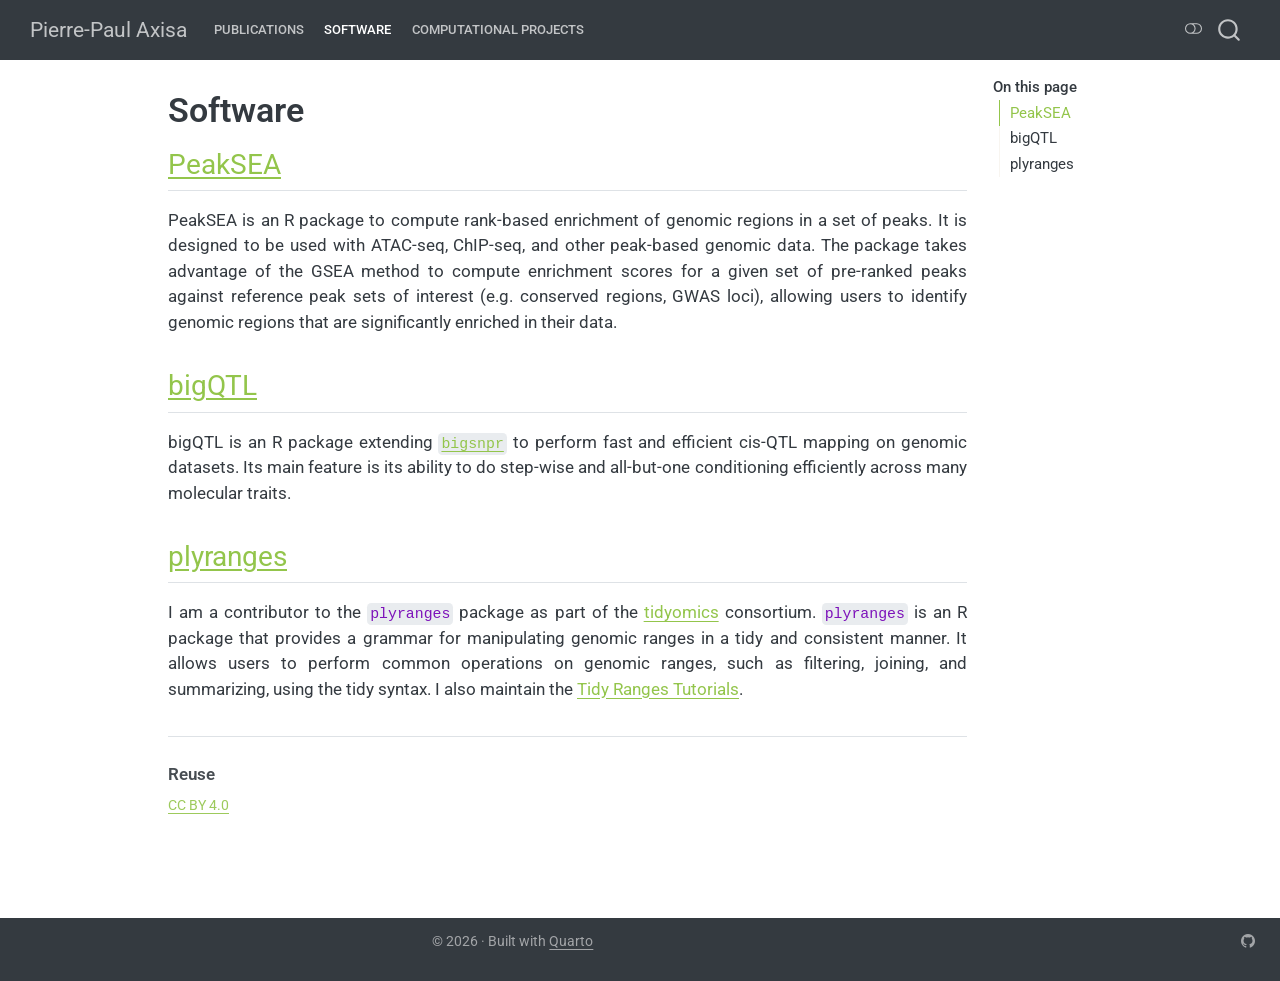
<file: software.html>
<!DOCTYPE html>
<html xmlns="http://www.w3.org/1999/xhtml" lang="en" xml:lang="en"><head>

<meta charset="utf-8">
<meta name="generator" content="quarto-1.11.9">

<meta name="viewport" content="width=device-width, initial-scale=1.0, user-scalable=yes">


<title>Software – Pierre-Paul Axisa</title>
<style>
/* Default styles provided by pandoc.
** See https://pandoc.org/MANUAL.html#variables-for-html for config info.
*/
span.smallcaps{font-variant: small-caps;}
div.columns{display: flex; gap: 1.5em;}
div.column{flex: auto;}
@media screen {
div.columns{gap: min(4vw, 1.5em);}
div.column{overflow-x: auto;}
}
div.hanging-indent{margin-left: 1.5em; text-indent: -1.5em;}
ul.task-list{list-style: none;}
ul.task-list li input[type="checkbox"] {
  width: 0.8em;
  margin: 0 0.8em 0.2em -1em; /* quarto-specific, see https://github.com/quarto-dev/quarto-cli/issues/4556 */ 
  vertical-align: middle;
}
</style>


<script src="site_libs/quarto-nav/quarto-nav.js"></script>
<script src="site_libs/clipboard/clipboard.min.js"></script>
<script src="site_libs/quarto-search/autocomplete.umd.js"></script>
<script src="site_libs/quarto-search/fuse.min.js"></script>
<script src="site_libs/quarto-search/quarto-search.js"></script>
<meta name="quarto:offset" content="./">
<link href="./images/icon.png" rel="icon" type="image/png">
<script src="site_libs/quarto-html/quarto.js" type="module"></script>
<script src="site_libs/quarto-html/tabsets/tabsets.js" type="module"></script>
<script src="site_libs/quarto-html/scrollable-regions/scrollable-regions.js" type="module"></script>
<script src="site_libs/quarto-html/popper.min.js"></script>
<script src="site_libs/quarto-html/tippy.umd.min.js"></script>
<script src="site_libs/quarto-html/anchor.min.js"></script>
<link href="site_libs/quarto-html/tippy.css" rel="stylesheet">
<link href="site_libs/quarto-html/quarto-syntax-highlighting-5de16f5e46225c21e2daa90d340bf64f.css" rel="stylesheet" class="quarto-color-scheme" id="quarto-text-highlighting-styles">
<link href="site_libs/quarto-html/quarto-syntax-highlighting-dark-3218d7d29a29f08bc4fdf3802c3e3ca5.css" rel="stylesheet" class="quarto-color-scheme quarto-color-alternate" id="quarto-text-highlighting-styles">
<link href="site_libs/quarto-html/quarto-syntax-highlighting-5de16f5e46225c21e2daa90d340bf64f.css" rel="stylesheet" class="quarto-color-scheme-extra" id="quarto-text-highlighting-styles">
<script src="site_libs/bootstrap/bootstrap.min.js"></script>
<link href="site_libs/bootstrap/bootstrap-icons.css" rel="stylesheet">
<link href="site_libs/bootstrap/bootstrap-f639b6f682250940b6322eefc87b3c7c.min.css" rel="stylesheet" append-hash="true" class="quarto-color-scheme" id="quarto-bootstrap" data-mode="light">
<link href="site_libs/bootstrap/bootstrap-dark-035366b84908272468b85dc67402bf01.min.css" rel="stylesheet" append-hash="true" class="quarto-color-scheme quarto-color-alternate" id="quarto-bootstrap" data-mode="dark">
<link href="site_libs/bootstrap/bootstrap-f639b6f682250940b6322eefc87b3c7c.min.css" rel="stylesheet" append-hash="true" class="quarto-color-scheme-extra" id="quarto-bootstrap" data-mode="light">
<script id="quarto-search-options" type="application/json">{
  "location": "navbar",
  "copy-button": false,
  "collapse-after": 3,
  "panel-placement": "end",
  "type": "overlay",
  "limit": 50,
  "keyboard-shortcut": [
    "f",
    "/",
    "s"
  ],
  "show-item-context": false,
  "language": {
    "search-no-results-text": "No results",
    "search-matching-documents-text": "matching documents",
    "search-copy-link-title": "Copy link to search",
    "search-hide-matches-text": "Hide additional matches",
    "search-more-match-text": "more match in this document",
    "search-more-matches-text": "more matches in this document",
    "search-clear-button-title": "Clear",
    "search-text-placeholder": "",
    "search-detached-cancel-button-title": "Cancel",
    "search-submit-button-title": "Submit",
    "search-label": "Search"
  }
}</script>


<link rel="stylesheet" href="styles/main.css">
<meta property="og:title" content="Software – Pierre-Paul Axisa">
<meta property="og:description" content="Computational biologist — variant-to-function genomics, CBMR, University of Copenhagen">
<meta property="og:image" content="https://ppaxisa.github.io/images/avatar.jpg">
<meta property="og:site_name" content="Pierre-Paul Axisa">
<meta property="og:image:height" content="800">
<meta property="og:image:width" content="800">
</head>

<body class="nav-fixed quarto-light"><a id="quarto-skip-link" class="visually-hidden-focusable" href="#quarto-document-content">Skip to main content</a><script id="quarto-html-before-body" type="application/javascript">
    const toggleBodyColorMode = (bsSheetEl) => {
      const mode = bsSheetEl.getAttribute("data-mode");
      const bodyEl = window.document.querySelector("body");
      if (mode === "dark") {
        bodyEl.classList.add("quarto-dark");
        bodyEl.classList.remove("quarto-light");
      } else {
        bodyEl.classList.add("quarto-light");
        bodyEl.classList.remove("quarto-dark");
      }
    }
    const toggleBodyColorPrimary = () => {
      const bsSheetEl = window.document.querySelector("link#quarto-bootstrap:not([rel=disabled-stylesheet])");
      if (bsSheetEl) {
        toggleBodyColorMode(bsSheetEl);
      }
    }
    const setColorSchemeToggle = (alternate) => {
      const toggles = window.document.querySelectorAll('.quarto-color-scheme-toggle');
      for (let i=0; i < toggles.length; i++) {
        const toggle = toggles[i];
        if (toggle) {
          toggle.setAttribute("aria-checked", alternate ? "true" : "false");
          if (alternate) {
            toggle.classList.add("alternate");
          } else {
            toggle.classList.remove("alternate");
          }
        }
      }
    };
    const toggleColorMode = (alternate) => {
      // Switch the stylesheets
      const primaryStylesheets = window.document.querySelectorAll('link.quarto-color-scheme:not(.quarto-color-alternate)');
      const alternateStylesheets = window.document.querySelectorAll('link.quarto-color-scheme.quarto-color-alternate');
      manageTransitions('#quarto-margin-sidebar .nav-link', false);
      if (alternate) {
        // note: dark is layered on light, we don't disable primary!
        enableStylesheet(alternateStylesheets);
        for (const sheetNode of alternateStylesheets) {
          if (sheetNode.id === "quarto-bootstrap") {
            toggleBodyColorMode(sheetNode);
          }
        }
      } else {
        disableStylesheet(alternateStylesheets);
        enableStylesheet(primaryStylesheets)
        toggleBodyColorPrimary();
      }
      manageTransitions('#quarto-margin-sidebar .nav-link', true);
      // Switch the toggles
      setColorSchemeToggle(alternate)
    }
    // Hack to workaround the fact that safari doesn't
    // properly recolor the scrollbar when toggling (#1455).
    // Not run on load: stylesheets are set before first paint there, and
    // scrolling would undo the scroll to a URL fragment (#14973).
    // The one pixel nudge keeps the reader where they were.
    const refreshSafariScrollbar = () => {
      if (navigator.userAgent.indexOf('Safari') > 0 && navigator.userAgent.indexOf('Chrome') == -1) {
        manageTransitions("body", false);
        const scrollY = window.scrollY;
        window.scrollTo(0, scrollY > 0 ? scrollY - 1 : 1);
        setTimeout(() => {
          window.scrollTo(0, scrollY);
          manageTransitions("body", true);
        }, 40);
      }
    }
    const disableStylesheet = (stylesheets) => {
      for (let i=0; i < stylesheets.length; i++) {
        const stylesheet = stylesheets[i];
        stylesheet.rel = 'disabled-stylesheet';
      }
    }
    const enableStylesheet = (stylesheets) => {
      for (let i=0; i < stylesheets.length; i++) {
        const stylesheet = stylesheets[i];
        if(stylesheet.rel !== 'stylesheet') { // for Chrome, which will still FOUC without this check
          stylesheet.rel = 'stylesheet';
        }
      }
    }
    const manageTransitions = (selector, allowTransitions) => {
      const els = window.document.querySelectorAll(selector);
      for (let i=0; i < els.length; i++) {
        const el = els[i];
        if (allowTransitions) {
          el.classList.remove('notransition');
        } else {
          el.classList.add('notransition');
        }
      }
    }
    const isFileUrl = () => {
      return window.location.protocol === 'file:';
    }
    const hasAlternateSentinel = () => {
      let styleSentinel = getColorSchemeSentinel();
      if (styleSentinel !== null) {
        return styleSentinel === "alternate";
      } else {
        return false;
      }
    }
    const setStyleSentinel = (alternate) => {
      const value = alternate ? "alternate" : "default";
      if (!isFileUrl()) {
        window.localStorage.setItem("quarto-color-scheme", value);
      } else {
        localAlternateSentinel = value;
      }
    }
    const getColorSchemeSentinel = () => {
      if (!isFileUrl()) {
        const storageValue = window.localStorage.getItem("quarto-color-scheme");
        return storageValue != null ? storageValue : localAlternateSentinel;
      } else {
        return localAlternateSentinel;
      }
    }
    const toggleGiscusIfUsed = (isAlternate, darkModeDefault) => {
      const baseTheme = document.querySelector('#giscus-base-theme')?.value ?? 'light';
      const alternateTheme = document.querySelector('#giscus-alt-theme')?.value ?? 'dark';
      let newTheme = '';
      if(authorPrefersDark) {
        newTheme = isAlternate ? baseTheme : alternateTheme;
      } else {
        newTheme = isAlternate ? alternateTheme : baseTheme;
      }
      const changeGiscusTheme = () => {
        // From: https://github.com/giscus/giscus/issues/336
        const sendMessage = (message) => {
          const iframe = document.querySelector('iframe.giscus-frame');
          if (!iframe) return;
          iframe.contentWindow.postMessage({ giscus: message }, 'https://giscus.app');
        }
        sendMessage({
          setConfig: {
            theme: newTheme
          }
        });
      }
      const isGiscussLoaded = window.document.querySelector('iframe.giscus-frame') !== null;
      if (isGiscussLoaded) {
        changeGiscusTheme();
      }
    };
    const authorPrefersDark = false;
    const darkModeDefault = authorPrefersDark;
      document.querySelector('link#quarto-text-highlighting-styles.quarto-color-scheme-extra').rel = 'disabled-stylesheet';
      document.querySelector('link#quarto-bootstrap.quarto-color-scheme-extra').rel = 'disabled-stylesheet';
    let localAlternateSentinel = darkModeDefault ? 'alternate' : 'default';
    // Dark / light mode switch
    window.quartoToggleColorScheme = () => {
      // Read the current dark / light value
      let toAlternate = !hasAlternateSentinel();
      toggleColorMode(toAlternate);
      refreshSafariScrollbar();
      setStyleSentinel(toAlternate);
      toggleGiscusIfUsed(toAlternate, darkModeDefault);
      window.dispatchEvent(new Event('resize'));
    };
    // Switch to dark mode if need be
    if (hasAlternateSentinel()) {
      toggleColorMode(true);
    } else {
      toggleColorMode(false);
    }
  </script>

<div id="quarto-search-results"></div>
  <header id="quarto-header" class="headroom fixed-top">
    <nav class="navbar navbar-expand-lg " data-bs-theme="dark" aria-label="Site">
      <div class="navbar-container container-fluid">
      <div class="navbar-brand-container mx-auto">
    <a class="navbar-brand" href="./index.html">
    <span class="navbar-title">Pierre-Paul Axisa</span>
    </a>
  </div>
          <button class="navbar-toggler" type="button" data-bs-toggle="collapse" data-bs-target="#navbarCollapse" aria-controls="navbarCollapse" aria-expanded="false" aria-label="Toggle navigation" onclick="if (window.quartoToggleHeadroom) { window.quartoToggleHeadroom(); }">
  <span class="navbar-toggler-icon"></span>
</button>
          <div class="collapse navbar-collapse" id="navbarCollapse">
            <ul class="navbar-nav navbar-nav-scroll me-auto">
  <li class="nav-item">
    <a class="nav-link" href="./publications.html"> 
<span class="menu-text">Publications</span></a>
  </li>  
  <li class="nav-item">
    <a class="nav-link active" href="./software.html" aria-current="page"> 
<span class="menu-text">Software</span></a>
  </li>  
  <li class="nav-item">
    <a class="nav-link" href="./comp.html"> 
<span class="menu-text">Computational projects</span></a>
  </li>  
</ul>
          </div> <!-- /navcollapse -->
            <div class="quarto-navbar-tools">
  <button type="button" role="switch" aria-checked="false" class="quarto-color-scheme-toggle quarto-navigation-tool  px-1" onclick="window.quartoToggleColorScheme(); return false;" title="Toggle dark mode" aria-label="Toggle dark mode"><i class="bi"></i></button>
</div>
            <div id="quarto-search" class="" title="Search"></div>
      </div> <!-- /container-fluid -->
    </nav>
</header>
<!-- content -->
<div id="quarto-content" class="quarto-container page-columns page-rows-contents page-layout-article page-navbar">
<!-- sidebar -->
<!-- margin-sidebar -->
    <div id="quarto-margin-sidebar" class="sidebar margin-sidebar">
        <nav id="TOC" role="doc-toc" aria-labelledby="toc-title" class="toc-active">
    <h2 id="toc-title">On this page</h2>
   
  <ul>
  <li><a href="#peaksea" id="toc-peaksea" class="nav-link active" data-scroll-target="#peaksea">PeakSEA</a></li>
  <li><a href="#bigqtl" id="toc-bigqtl" class="nav-link" data-scroll-target="#bigqtl">bigQTL</a></li>
  <li><a href="#plyranges" id="toc-plyranges" class="nav-link" data-scroll-target="#plyranges">plyranges</a></li>
  </ul>
</nav>
    </div>
<!-- main -->
<main class="content" id="quarto-document-content" tabindex="-1">


<header id="title-block-header" class="quarto-title-block default">
<div class="quarto-title">
<h1 class="title">Software</h1>
</div>



<div class="quarto-title-meta">

    
  
    
  </div>
  


</header>


<section id="peaksea" class="level2">
<h2 class="anchored" data-anchor-id="peaksea"><a href="https://immuneaxisa.github.io/PeakSEA/">PeakSEA</a></h2>
<p>PeakSEA is an R package to compute rank-based enrichment of genomic regions in a set of peaks. It is designed to be used with ATAC-seq, ChIP-seq, and other peak-based genomic data. The package takes advantage of the GSEA method to compute enrichment scores for a given set of pre-ranked peaks against reference peak sets of interest (e.g.&nbsp;conserved regions, GWAS loci), allowing users to identify genomic regions that are significantly enriched in their data.</p>
</section>
<section id="bigqtl" class="level2">
<h2 class="anchored" data-anchor-id="bigqtl"><a href="https://github.com/ImmuneAxisa/bigQTL">bigQTL</a></h2>
<p>bigQTL is an R package extending <a href="https://privefl.github.io/bigsnpr/"><code>bigsnpr</code></a> to perform fast and efficient cis-QTL mapping on genomic datasets. Its main feature is its ability to do step-wise and all-but-one conditioning efficiently across many molecular traits.</p>
</section>
<section id="plyranges" class="level2">
<h2 class="anchored" data-anchor-id="plyranges"><a href="https://tidyomics.github.io/plyranges/">plyranges</a></h2>
<p>I am a contributor to the <code>plyranges</code> package as part of the <a href="https://github.com/tidyomics">tidyomics</a> consortium. <code>plyranges</code> is an R package that provides a grammar for manipulating genomic ranges in a tidy and consistent manner. It allows users to perform common operations on genomic ranges, such as filtering, joining, and summarizing, using the tidy syntax. I also maintain the <a href="https://tidyomics.github.io/tidy-ranges-tutorial/">Tidy Ranges Tutorials</a>.</p>


</section>

<div id="quarto-appendix" class="default"><section class="quarto-appendix-contents" id="quarto-reuse"><h2 class="anchored quarto-appendix-heading">Reuse</h2><div class="quarto-appendix-contents"><div><a rel="license" href="https://creativecommons.org/licenses/by/4.0/">CC BY 4.0</a></div></div></section></div></main> <!-- /main -->
<script id="quarto-html-after-body" type="application/javascript">
  window.document.addEventListener("DOMContentLoaded", function (event) {
    // Ensure there is a toggle, if there isn't float one in the top right
    if (window.document.querySelector('.quarto-color-scheme-toggle') === null) {
      const toggle = window.document.createElement('button');
      toggle.type = "button";
      toggle.setAttribute("role", "switch");
      toggle.setAttribute("aria-checked", "false");
      toggle.classList.add('top-right');
      toggle.classList.add('quarto-color-scheme-toggle');
      toggle.setAttribute("aria-label", "Toggle dark mode");
      toggle.onclick = function() { try { window.quartoToggleColorScheme(); } catch {} return false; };
      const i = window.document.createElement("i");
      i.classList.add('bi');
      toggle.appendChild(i);
      // Put the toggle in a landmark of its own, so that landmark navigation
      // can reach it.
      //
      // The container is always a fresh direct child of body, and the toggle is
      // never moved into page furniture that the theme or the author controls.
      // The toggle is positioned against the page, so any ancestor that
      // establishes a containing block captures it: a positioned element or a
      // grid for position: absolute, and transform, filter, will-change or
      // contain for position: fixed. A direct child of body has none of these
      // to inherit, and the shift when one appears is silent and visual.
      //
      // ARIA says a document should have at most one banner, and axe reports a
      // duplicate whether or not the banners carry distinct labels. So use a
      // header when the page has no banner yet, and a named region otherwise.
      //
      // A header is a banner wherever it sits, unless it is inside sectioning
      // content, so this cannot just look at the children of body: a custom
      // page layout wraps the title block header in a plain div. An explicit
      // role="banner" always counts.
      const sectioning = 'article, aside, main, nav, section, [role="article"], [role="complementary"], [role="main"], [role="navigation"], [role="region"]';
      const hasBanner = Array.from(
        window.document.querySelectorAll('header:not([role]), [role="banner"]')
      ).some(function(el) {
        return el.hasAttribute("role") || el.closest(sectioning) === null;
      });
      const container = window.document.createElement(hasBanner ? "div" : "header");
      if (hasBanner) {
        container.setAttribute("role", "region");
        container.setAttribute("aria-label", "Toggle dark mode");
      }
      container.classList.add('quarto-color-scheme-toggle-container');
      container.appendChild(toggle);
      window.document.body.appendChild(container);
    }
    setColorSchemeToggle(hasAlternateSentinel())
    const icon = "";
    const anchorJS = new window.AnchorJS();
    anchorJS.options = {
      placement: 'right',
      icon: icon
    };
    anchorJS.add('.anchored');
    const isCodeAnnotation = (el) => {
      for (const clz of el.classList) {
        if (clz.startsWith('code-annotation-')) {                     
          return true;
        }
      }
      return false;
    }
    const onCopySuccess = function(e) {
      // button target
      const button = e.trigger;
      // don't keep focus
      button.blur();
      // flash "checked"
      button.classList.add('code-copy-button-checked');
      var currentTitle = button.getAttribute("title");
      button.setAttribute("title", "Copied!");
      let tooltip;
      if (window.bootstrap) {
        button.setAttribute("data-bs-toggle", "tooltip");
        button.setAttribute("data-bs-placement", "left");
        button.setAttribute("data-bs-title", "Copied!");
        tooltip = new bootstrap.Tooltip(button, 
          { trigger: "manual", 
            customClass: "code-copy-button-tooltip",
            offset: [0, -8]});
        tooltip.show();    
      }
      setTimeout(function() {
        if (tooltip) {
          tooltip.hide();
          button.removeAttribute("data-bs-title");
          button.removeAttribute("data-bs-toggle");
          button.removeAttribute("data-bs-placement");
        }
        button.setAttribute("title", currentTitle);
        button.classList.remove('code-copy-button-checked');
      }, 1000);
      // clear code selection
      e.clearSelection();
    }
    const getTextToCopy = function(trigger) {
      const outerScaffold = trigger.parentElement.cloneNode(true);
      const codeEl = outerScaffold.querySelector('code');
      for (const childEl of codeEl.children) {
        if (isCodeAnnotation(childEl)) {
          childEl.remove();
        }
      }
      return codeEl.innerText;
    }
    const clipboard = new window.ClipboardJS('.code-copy-button:not([data-in-quarto-modal])', {
      text: getTextToCopy
    });
    clipboard.on('success', onCopySuccess);
    if (window.document.getElementById('quarto-embedded-source-code-modal')) {
      const clipboardModal = new window.ClipboardJS('.code-copy-button[data-in-quarto-modal]', {
        text: getTextToCopy,
        container: window.document.getElementById('quarto-embedded-source-code-modal')
      });
      clipboardModal.on('success', onCopySuccess);
    }
      var localhostRegex = new RegExp(/^(?:http|https):\/\/localhost\:?[0-9]*\//);
      var mailtoRegex = new RegExp(/^mailto:/);
        var filterRegex = new RegExp("https:\/\/ppaxisa\.github\.io");
      var isInternal = (href) => {
          return filterRegex.test(href) || localhostRegex.test(href) || mailtoRegex.test(href);
      }
      // Inspect non-navigation links and adorn them if external
      window.quartoDecorateExternalLinks = function (root) {
     var links = (root || window.document).querySelectorAll('a[href]:not(.nav-link):not(.navbar-brand):not(.toc-action):not(.sidebar-link):not(.sidebar-item-toggle):not(.pagination-link):not(.no-external):not([aria-hidden]):not(.dropdown-item):not(.quarto-navigation-tool):not(.about-link)');
      for (var i=0; i<links.length; i++) {
        const link = links[i];
        if (!isInternal(link.href)) {
          // undo the damage that might have been done by quarto-nav.js in the case of
          // links that we want to consider external
          if (link.dataset.originalHref !== undefined) {
            link.href = link.dataset.originalHref;
          }
          if (!link.classList.contains('no-external-icon')) {
          }
        }
      }
      };
      window.quartoDecorateExternalLinks(window.document);
    // Esc closes the popup (WCAG 1.4.13) and focus leaving both trigger and
    // popup closes it (WCAG 2.4.11); tippy handles neither for interactive popups.
    const hideOnEscAndFocusOut = {
      name: 'hideOnEscAndFocusOut',
      defaultValue: true,
      fn(instance) {
        const dismiss = () => {
          // A show scheduled by the trigger delay would otherwise reopen it
          instance.clearDelayTimeouts();
          instance.hide();
        };
        const onKeyDown = (event) => {
          if (event.key !== 'Escape') {
            return;
          }
          // Keep Esc from also reaching page handlers (e.g. reveal.js overview),
          // except an open reveal.js slide menu, which Esc should close too.
          // The menu handles keys only when its keyboard option is on.
          const menuHandlesEsc = window.Reveal?.getPlugin?.('menu')?.isOpen() &&
            window.Reveal.getConfig().menu?.keyboard !== false;
          if (!menuHandlesEsc) {
            event.stopPropagation();
          }
          if (instance.popper.contains(window.document.activeElement)) {
            // Disabled while refocusing so the focus trigger does not reopen it
            instance.disable();
            instance.reference.focus();
            instance.enable();
          }
          dismiss();
        };
        const onFocusOut = (event) => {
          const target = event.relatedTarget;
          if (target && !instance.reference.contains(target) &&
              !instance.popper.contains(target)) {
            dismiss();
          }
        };
        // On the trigger too: a click trigger (code-annotations: select) has no
        // blur handling. Attached for the instance's lifetime so leaving the
        // trigger also cancels a show still pending on the trigger delay.
        instance.reference.addEventListener('focusout', onFocusOut);
        return {
          onShow() {
            window.document.addEventListener('keydown', onKeyDown, true);
            instance.popper.addEventListener('focusout', onFocusOut);
          },
          onHide() {
            window.document.removeEventListener('keydown', onKeyDown, true);
            instance.popper.removeEventListener('focusout', onFocusOut);
          },
          onDestroy() {
            instance.reference.removeEventListener('focusout', onFocusOut);
          },
        };
      },
    };
    function tippyHover(el, contentFn, onTriggerFn, onUntriggerFn) {
      const config = {
        allowHTML: true,
        maxWidth: 500,
        delay: 100,
        arrow: false,
        appendTo: function(el) {
            return el.parentElement;
        },
        interactive: true,
        interactiveBorder: 10,
        theme: 'quarto',
        placement: 'bottom-start',
        plugins: [hideOnEscAndFocusOut],
      };
      if (contentFn) {
        config.content = contentFn;
      }
      if (onTriggerFn) {
        config.onTrigger = onTriggerFn;
      }
      if (onUntriggerFn) {
        config.onUntrigger = onUntriggerFn;
      }
      window.tippy(el, config); 
    }
    const noterefs = window.document.querySelectorAll('a[role="doc-noteref"]');
    for (var i=0; i<noterefs.length; i++) {
      const ref = noterefs[i];
      tippyHover(ref, function() {
        // use id or data attribute instead here
        let href = ref.getAttribute('data-footnote-href') || ref.getAttribute('href');
        try { href = new URL(href).hash; } catch {}
        const id = href.replace(/^#\/?/, "");
        const note = window.document.getElementById(id);
        if (note) {
          return note.innerHTML;
        } else {
          return "";
        }
      });
    }
    const xrefs = window.document.querySelectorAll('a.quarto-xref');
    const processXRef = (id, note) => {
      // Strip column container classes
      const stripColumnClz = (el) => {
        el.classList.remove("page-full", "page-columns");
        if (el.children) {
          for (const child of el.children) {
            stripColumnClz(child);
          }
        }
      }
      stripColumnClz(note)
      if (id === null || id.startsWith('sec-')) {
        // Special case sections, only their first couple elements
        const container = document.createElement("div");
        if (note.children && note.children.length > 2) {
          container.appendChild(note.children[0].cloneNode(true));
          for (let i = 1; i < note.children.length; i++) {
            const child = note.children[i];
            if (child.tagName === "P" && child.innerText === "") {
              continue;
            } else {
              container.appendChild(child.cloneNode(true));
              break;
            }
          }
          if (window.Quarto?.typesetMath) {
            window.Quarto.typesetMath(container);
          }
          return container.innerHTML
        } else {
          if (window.Quarto?.typesetMath) {
            window.Quarto.typesetMath(note);
          }
          return note.innerHTML;
        }
      } else {
        // Remove any anchor links if they are present
        const anchorLink = note.querySelector('a.anchorjs-link');
        if (anchorLink) {
          anchorLink.remove();
        }
        if (window.Quarto?.typesetMath) {
          window.Quarto.typesetMath(note);
        }
        if (note.classList.contains("callout")) {
          return note.outerHTML;
        } else {
          return note.innerHTML;
        }
      }
    }
    for (var i=0; i<xrefs.length; i++) {
      const xref = xrefs[i];
      tippyHover(xref, undefined, function(instance) {
        instance.disable();
        let url = xref.getAttribute('href');
        let hash = undefined; 
        if (url.startsWith('#')) {
          hash = url;
        } else {
          try { hash = new URL(url).hash; } catch {}
        }
        if (hash) {
          const id = hash.replace(/^#\/?/, "");
          const note = window.document.getElementById(id);
          if (note !== null) {
            try {
              const html = processXRef(id, note.cloneNode(true));
              instance.setContent(html);
            } finally {
              instance.enable();
              instance.show();
            }
          } else {
            // See if we can fetch this
            fetch(url.split('#')[0])
            .then(res => res.text())
            .then(html => {
              const parser = new DOMParser();
              const htmlDoc = parser.parseFromString(html, "text/html");
              const note = htmlDoc.getElementById(id);
              if (note !== null) {
                const html = processXRef(id, note);
                instance.setContent(html);
              } 
            }).finally(() => {
              instance.enable();
              instance.show();
            });
          }
        } else {
          // See if we can fetch a full url (with no hash to target)
          // This is a special case and we should probably do some content thinning / targeting
          fetch(url)
          .then(res => res.text())
          .then(html => {
            const parser = new DOMParser();
            const htmlDoc = parser.parseFromString(html, "text/html");
            const note = htmlDoc.querySelector('main.content');
            if (note !== null) {
              // This should only happen for chapter cross references
              // (since there is no id in the URL)
              // remove the first header
              if (note.children.length > 0 && note.children[0].tagName === "HEADER") {
                note.children[0].remove();
              }
              const html = processXRef(null, note);
              instance.setContent(html);
            } 
          }).finally(() => {
            instance.enable();
            instance.show();
          });
        }
      }, function(instance) {
      });
    }
        let selectedAnnoteEl;
        const selectorForAnnotation = ( cell, annotation) => {
          let cellAttr = 'data-code-cell="' + cell + '"';
          let lineAttr = 'data-code-annotation="' +  annotation + '"';
          const selector = 'span[' + cellAttr + '][' + lineAttr + ']';
          return selector;
        }
        const selectCodeLines = (annoteEl) => {
          const doc = window.document;
          const targetCell = annoteEl.getAttribute("data-target-cell");
          const targetAnnotation = annoteEl.getAttribute("data-target-annotation");
          const annoteSpan = window.document.querySelector(selectorForAnnotation(targetCell, targetAnnotation));
          const lines = annoteSpan.getAttribute("data-code-lines").split(",");
          const lineIds = lines.map((line) => {
            return targetCell + "-" + line;
          })
          // Each band is positioned against its own containing block, which is
          // not the offsetParent of the lines, so place it from client rects.
          const placeBand = (band, firstEl, lastEl, codeBlock) => {
            const container = band.offsetParent;
            if (container === null) {
              return;
            }
            const containerRect = container.getBoundingClientRect();
            // Reveal.js scales slides with a transform, so convert client
            // pixels back to the CSS pixels of the container.
            const scale = containerRect.height / container.offsetHeight || 1;
            const firstRect = firstEl.getBoundingClientRect();
            const lastRect = lastEl.getBoundingClientRect();
            const top = (firstRect.top - containerRect.top) / scale - container.clientTop + container.scrollTop;
            const height = (lastRect.bottom - firstRect.top) / scale;
            band.style.top = top - 2 + "px";
            band.style.height = height + 4 + "px";
            if (codeBlock) {
              // Without the copy button wrapper, the containing block is wider
              // than the code block, so span the code block explicitly.
              const blockRect = codeBlock.getBoundingClientRect();
              band.style.left = (blockRect.left - containerRect.left) / scale - container.clientLeft + container.scrollLeft + "px";
              band.style.width = blockRect.width / scale + "px";
            }
          };
          if (lineIds.length > 0) {
            const el = window.document.getElementById(lineIds[0]);
            const lastEl = window.document.getElementById(lineIds[lineIds.length - 1]);
            const parent = el.parentElement.parentElement;
            // cook up a div (if necessary) and position it
            let div = window.document.getElementById("code-annotation-line-highlight");
            if (div === null) {
              div = window.document.createElement("div");
              div.setAttribute("id", "code-annotation-line-highlight");
              div.style.position = 'absolute';
              parent.appendChild(div);
            }
            placeBand(div, el, lastEl, parent.closest("div.sourceCode") || parent);
            let gutterDiv = window.document.getElementById("code-annotation-line-highlight-gutter");
            if (gutterDiv === null) {
              gutterDiv = window.document.createElement("div");
              gutterDiv.setAttribute("id", "code-annotation-line-highlight-gutter");
              gutterDiv.style.position = 'absolute';
              const codeCell = window.document.getElementById(targetCell);
              const gutter = codeCell.querySelector('.code-annotation-gutter');
              gutter.appendChild(gutterDiv);
            }
            placeBand(gutterDiv, el, lastEl);
            selectedAnnoteEl = annoteEl;
          }
        };
        const unselectCodeLines = () => {
          const elementsIds = ["code-annotation-line-highlight", "code-annotation-line-highlight-gutter"];
          elementsIds.forEach((elId) => {
            const div = window.document.getElementById(elId);
            if (div) {
              div.remove();
            }
          });
          selectedAnnoteEl = undefined;
        };
          // Handle positioning of the toggle
      window.addEventListener(
        "resize",
        throttle(() => {
          elRect = undefined;
          if (selectedAnnoteEl) {
            selectCodeLines(selectedAnnoteEl);
          }
        }, 10)
      );
      function throttle(fn, ms) {
      let throttle = false;
      let timer;
        return (...args) => {
          if(!throttle) { // first call gets through
              fn.apply(this, args);
              throttle = true;
          } else { // all the others get throttled
              if(timer) clearTimeout(timer); // cancel #2
              timer = setTimeout(() => {
                fn.apply(this, args);
                timer = throttle = false;
              }, ms);
          }
        };
      }
        // Attach click handler to the DT
        const annoteDls = window.document.querySelectorAll('dt[data-target-cell]');
        for (const annoteDlNode of annoteDls) {
          annoteDlNode.addEventListener('click', (event) => {
            const clickedEl = event.target;
            if (clickedEl !== selectedAnnoteEl) {
              unselectCodeLines();
              const activeEl = window.document.querySelector('dt[data-target-cell].code-annotation-active');
              if (activeEl) {
                activeEl.classList.remove('code-annotation-active');
              }
              selectCodeLines(clickedEl);
              clickedEl.classList.add('code-annotation-active');
            } else {
              // Unselect the line
              unselectCodeLines();
              clickedEl.classList.remove('code-annotation-active');
            }
          });
        }
    const findCites = (el) => {
      const parentEl = el.parentElement;
      if (parentEl) {
        const cites = parentEl.dataset.cites;
        if (cites) {
          return {
            el,
            cites: cites.split(' ')
          };
        } else {
          return findCites(el.parentElement)
        }
      } else {
        return undefined;
      }
    };
    var bibliorefs = window.document.querySelectorAll('a[role="doc-biblioref"]');
    for (var i=0; i<bibliorefs.length; i++) {
      const ref = bibliorefs[i];
      const citeInfo = findCites(ref);
      if (citeInfo) {
        tippyHover(citeInfo.el, function() {
          var popup = window.document.createElement('div');
          citeInfo.cites.forEach(function(cite) {
            var citeDiv = window.document.createElement('div');
            citeDiv.classList.add('hanging-indent');
            citeDiv.classList.add('csl-entry');
            var biblioDiv = window.document.getElementById('ref-' + cite);
            if (biblioDiv) {
              citeDiv.innerHTML = biblioDiv.innerHTML;
            }
            popup.appendChild(citeDiv);
          });
          return popup.innerHTML;
        });
      }
    }
  });
  </script>
  <script type="application/javascript">
  window.quartoScrollableRegionsLabels = {"code":"Scrollable code","output":"Scrollable output"};
  </script>
</div> <!-- /content -->
<footer class="footer">
  <div class="nav-footer">
    <div class="nav-footer-left">
      &nbsp;
    </div>   
    <div class="nav-footer-center">
<p>© 2026 · Built with <a href="https://quarto.org">Quarto</a></p>
</div>
    <div class="nav-footer-right">
      <ul class="footer-items list-unstyled">
    <li class="nav-item compact">
    <a class="nav-link" href="https://github.com/ppaxisa">
      <i class="bi bi-github" role="img">
</i> 
    </a>
  </li>  
</ul>
    </div>
  </div>
</footer>




</body></html>
</file>
<file: site_libs/quarto-html/tippy.css>
.tippy-box[data-animation=fade][data-state=hidden]{opacity:0}[data-tippy-root]{max-width:calc(100vw - 10px)}.tippy-box{position:relative;background-color:#333;color:#fff;border-radius:4px;font-size:14px;line-height:1.4;white-space:normal;outline:0;transition-property:transform,visibility,opacity}.tippy-box[data-placement^=top]>.tippy-arrow{bottom:0}.tippy-box[data-placement^=top]>.tippy-arrow:before{bottom:-7px;left:0;border-width:8px 8px 0;border-top-color:initial;transform-origin:center top}.tippy-box[data-placement^=bottom]>.tippy-arrow{top:0}.tippy-box[data-placement^=bottom]>.tippy-arrow:before{top:-7px;left:0;border-width:0 8px 8px;border-bottom-color:initial;transform-origin:center bottom}.tippy-box[data-placement^=left]>.tippy-arrow{right:0}.tippy-box[data-placement^=left]>.tippy-arrow:before{border-width:8px 0 8px 8px;border-left-color:initial;right:-7px;transform-origin:center left}.tippy-box[data-placement^=right]>.tippy-arrow{left:0}.tippy-box[data-placement^=right]>.tippy-arrow:before{left:-7px;border-width:8px 8px 8px 0;border-right-color:initial;transform-origin:center right}.tippy-box[data-inertia][data-state=visible]{transition-timing-function:cubic-bezier(.54,1.5,.38,1.11)}.tippy-arrow{width:16px;height:16px;color:#333}.tippy-arrow:before{content:"";position:absolute;border-color:transparent;border-style:solid}.tippy-content{position:relative;padding:5px 9px;z-index:1}
</file>
<file: site_libs/quarto-html/quarto-syntax-highlighting-5de16f5e46225c21e2daa90d340bf64f.css>
/* quarto syntax highlight colors */
:root {
  --quarto-hl-al-color: #ff5555;
  --quarto-hl-an-color: #6a737d;
  --quarto-hl-at-color: #d73a49;
  --quarto-hl-bn-color: #005cc5;
  --quarto-hl-bu-color: #d73a49;
  --quarto-hl-ch-color: #032f62;
  --quarto-hl-co-color: #6a737d;
  --quarto-hl-cv-color: #6a737d;
  --quarto-hl-cn-color: #005cc5;
  --quarto-hl-cf-color: #d73a49;
  --quarto-hl-dt-color: #d73a49;
  --quarto-hl-dv-color: #005cc5;
  --quarto-hl-do-color: #6a737d;
  --quarto-hl-er-color: #ff5555;
  --quarto-hl-ex-color: #d73a49;
  --quarto-hl-fl-color: #005cc5;
  --quarto-hl-fu-color: #6f42c1;
  --quarto-hl-im-color: #032f62;
  --quarto-hl-in-color: #6a737d;
  --quarto-hl-kw-color: #d73a49;
  --quarto-hl-op-color: #24292e;
  --quarto-hl-pp-color: #d73a49;
  --quarto-hl-re-color: #6a737d;
  --quarto-hl-sc-color: #005cc5;
  --quarto-hl-ss-color: #032f62;
  --quarto-hl-st-color: #032f62;
  --quarto-hl-va-color: #e36209;
  --quarto-hl-vs-color: #032f62;
  --quarto-hl-wa-color: #ff5555;
}

/* other quarto variables */
:root {
  --quarto-font-monospace: SFMono-Regular, Menlo, Monaco, Consolas, "Liberation Mono", "Courier New", monospace;
}

/* syntax highlight based on Pandoc's rules */
pre > code.sourceCode > span {
  color: #24292e;
}

code.sourceCode > span {
  color: #24292e;
}

div.sourceCode,
div.sourceCode pre.sourceCode {
  color: #24292e;
}

/* Normal */
code span {
  color: #24292e;
}

/* Alert */
code span.al {
  font-weight: bold;
  color: #ff5555;
}

/* Annotation */
code span.an {
  color: #6a737d;
}

/* Attribute */
code span.at {
  color: #d73a49;
}

/* BaseN */
code span.bn {
  color: #005cc5;
}

/* BuiltIn */
code span.bu {
  color: #d73a49;
}

/* ControlFlow */
code span.cf {
  color: #d73a49;
}

/* Char */
code span.ch {
  color: #032f62;
}

/* Constant */
code span.cn {
  color: #005cc5;
}

/* Comment */
code span.co {
  color: #6a737d;
}

/* CommentVar */
code span.cv {
  color: #6a737d;
}

/* Documentation */
code span.do {
  color: #6a737d;
}

/* DataType */
code span.dt {
  color: #d73a49;
}

/* DecVal */
code span.dv {
  color: #005cc5;
}

/* Error */
code span.er {
  color: #ff5555;
  text-decoration: underline;
}

/* Extension */
code span.ex {
  font-weight: bold;
  color: #d73a49;
}

/* Float */
code span.fl {
  color: #005cc5;
}

/* Function */
code span.fu {
  color: #6f42c1;
}

/* Import */
code span.im {
  color: #032f62;
}

/* Information */
code span.in {
  color: #6a737d;
}

/* Keyword */
code span.kw {
  color: #d73a49;
}

/* Operator */
code span.op {
  color: #24292e;
}

/* Preprocessor */
code span.pp {
  color: #d73a49;
}

/* RegionMarker */
code span.re {
  color: #6a737d;
}

/* SpecialChar */
code span.sc {
  color: #005cc5;
}

/* SpecialString */
code span.ss {
  color: #032f62;
}

/* String */
code span.st {
  color: #032f62;
}

/* Variable */
code span.va {
  color: #e36209;
}

/* VerbatimString */
code span.vs {
  color: #032f62;
}

/* Warning */
code span.wa {
  color: #ff5555;
}

.prevent-inlining {
  content: "</";
}

/*# sourceMappingURL=23f8374238f3f91d1d7749982f748b86.css.map */
</file>
<file: site_libs/quarto-html/quarto-syntax-highlighting-dark-3218d7d29a29f08bc4fdf3802c3e3ca5.css>
/* quarto syntax highlight colors */
:root {
  --quarto-hl-al-color: #ff5555;
  --quarto-hl-an-color: #6a737d;
  --quarto-hl-at-color: #f97583;
  --quarto-hl-bn-color: #79b8ff;
  --quarto-hl-bu-color: #f97583;
  --quarto-hl-ch-color: #9ecbff;
  --quarto-hl-co-color: #6a737d;
  --quarto-hl-cv-color: #6a737d;
  --quarto-hl-cn-color: #79b8ff;
  --quarto-hl-cf-color: #f97583;
  --quarto-hl-dt-color: #f97583;
  --quarto-hl-dv-color: #79b8ff;
  --quarto-hl-do-color: #6a737d;
  --quarto-hl-er-color: #ff5555;
  --quarto-hl-ex-color: #f97583;
  --quarto-hl-fl-color: #79b8ff;
  --quarto-hl-fu-color: #b392f0;
  --quarto-hl-im-color: #9ecbff;
  --quarto-hl-in-color: #6a737d;
  --quarto-hl-kw-color: #f97583;
  --quarto-hl-op-color: #e1e4e8;
  --quarto-hl-pp-color: #f97583;
  --quarto-hl-re-color: #6a737d;
  --quarto-hl-sc-color: #79b8ff;
  --quarto-hl-ss-color: #9ecbff;
  --quarto-hl-st-color: #9ecbff;
  --quarto-hl-va-color: #ffab70;
  --quarto-hl-vs-color: #9ecbff;
  --quarto-hl-wa-color: #ff5555;
}

/* other quarto variables */
:root {
  --quarto-font-monospace: SFMono-Regular, Menlo, Monaco, Consolas, "Liberation Mono", "Courier New", monospace;
}

/* syntax highlight based on Pandoc's rules */
pre > code.sourceCode > span {
  color: #e1e4e8;
}

code.sourceCode > span {
  color: #e1e4e8;
}

div.sourceCode,
div.sourceCode pre.sourceCode {
  color: #e1e4e8;
}

/* Normal */
code span {
  color: #e1e4e8;
}

/* Alert */
code span.al {
  font-weight: bold;
  color: #ff5555;
}

/* Annotation */
code span.an {
  color: #6a737d;
}

/* Attribute */
code span.at {
  color: #f97583;
}

/* BaseN */
code span.bn {
  color: #79b8ff;
}

/* BuiltIn */
code span.bu {
  color: #f97583;
}

/* ControlFlow */
code span.cf {
  color: #f97583;
}

/* Char */
code span.ch {
  color: #9ecbff;
}

/* Constant */
code span.cn {
  color: #79b8ff;
}

/* Comment */
code span.co {
  color: #6a737d;
}

/* CommentVar */
code span.cv {
  color: #6a737d;
}

/* Documentation */
code span.do {
  color: #6a737d;
}

/* DataType */
code span.dt {
  color: #f97583;
}

/* DecVal */
code span.dv {
  color: #79b8ff;
}

/* Error */
code span.er {
  color: #ff5555;
  text-decoration: underline;
}

/* Extension */
code span.ex {
  font-weight: bold;
  color: #f97583;
}

/* Float */
code span.fl {
  color: #79b8ff;
}

/* Function */
code span.fu {
  color: #b392f0;
}

/* Import */
code span.im {
  color: #9ecbff;
}

/* Information */
code span.in {
  color: #6a737d;
}

/* Keyword */
code span.kw {
  color: #f97583;
}

/* Operator */
code span.op {
  color: #e1e4e8;
}

/* Preprocessor */
code span.pp {
  color: #f97583;
}

/* RegionMarker */
code span.re {
  color: #6a737d;
}

/* SpecialChar */
code span.sc {
  color: #79b8ff;
}

/* SpecialString */
code span.ss {
  color: #9ecbff;
}

/* String */
code span.st {
  color: #9ecbff;
}

/* Variable */
code span.va {
  color: #ffab70;
}

/* VerbatimString */
code span.vs {
  color: #9ecbff;
}

/* Warning */
code span.wa {
  color: #ff5555;
}

.prevent-inlining {
  content: "</";
}

/*# sourceMappingURL=e61b15e773afd3e739970d54a2ee3418.css.map */
</file>
<file: styles/main.css>
p {
  text-align: justify
}
</file>
